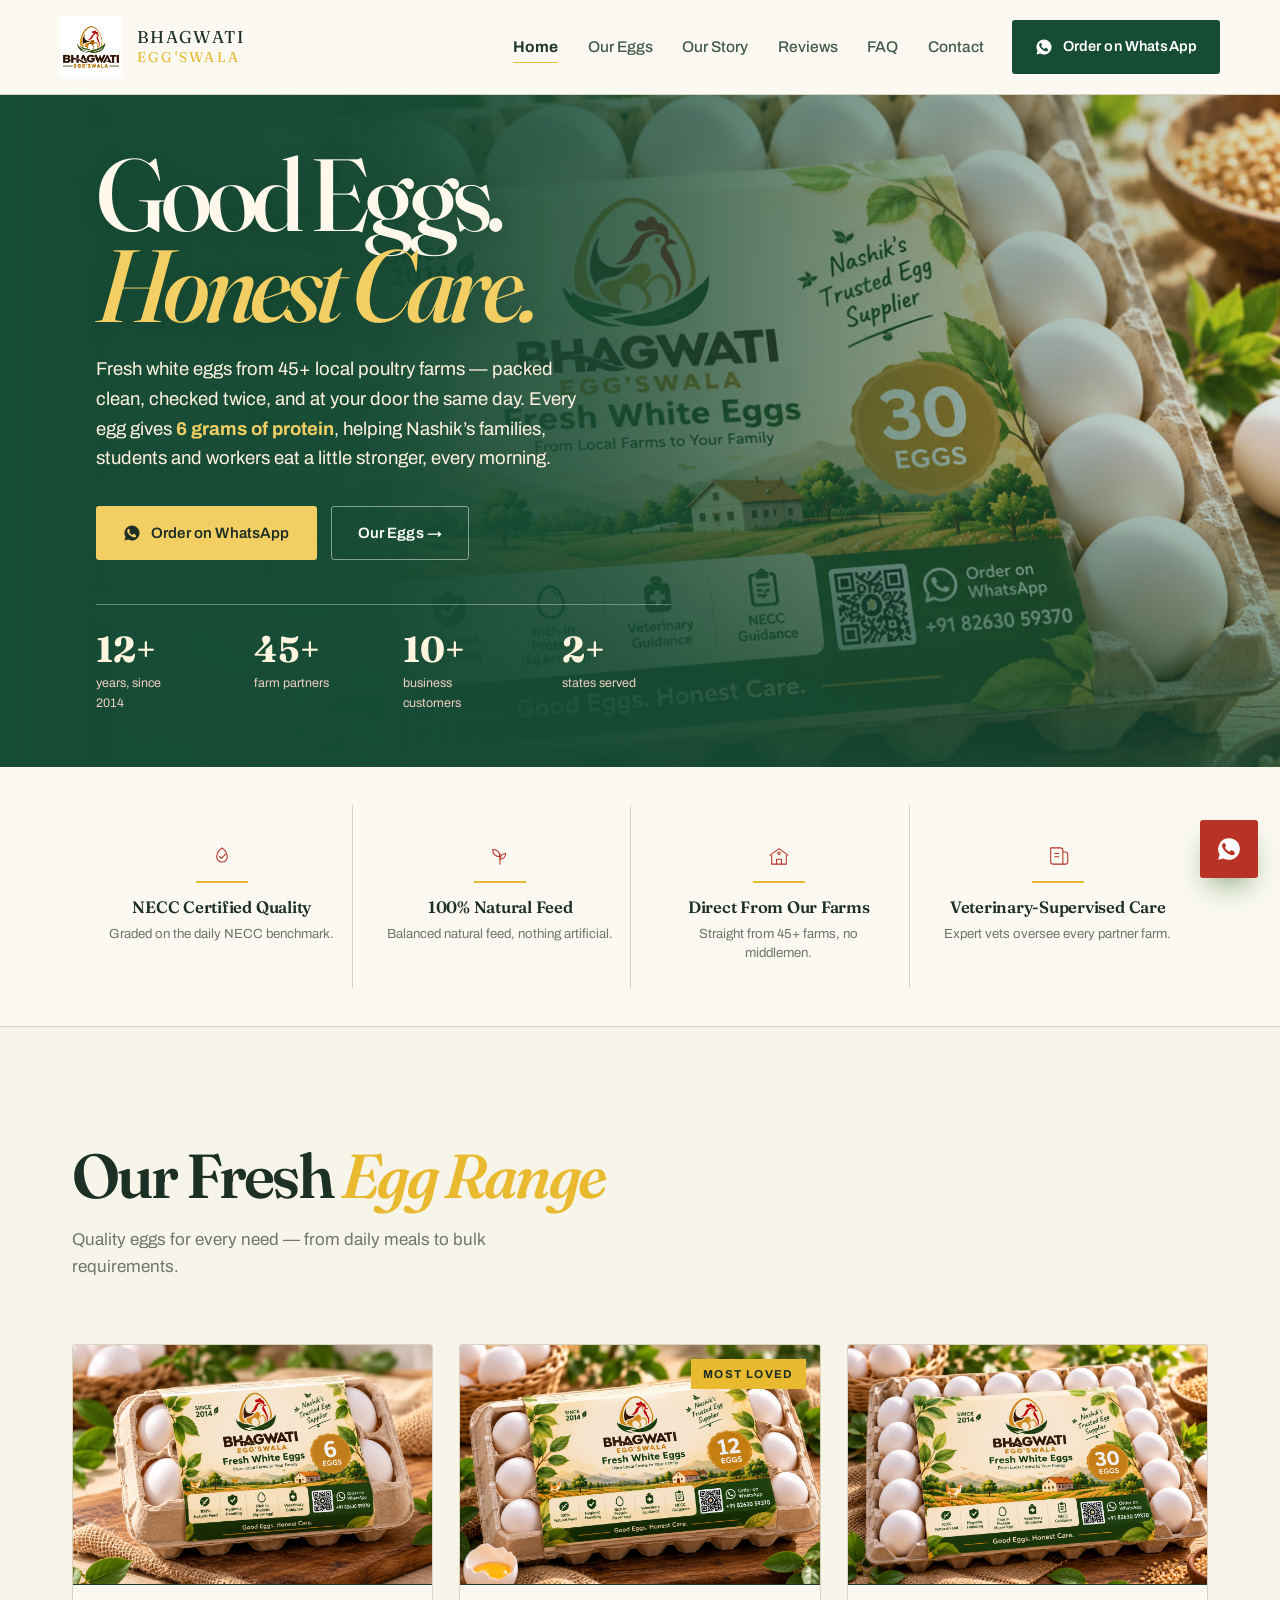
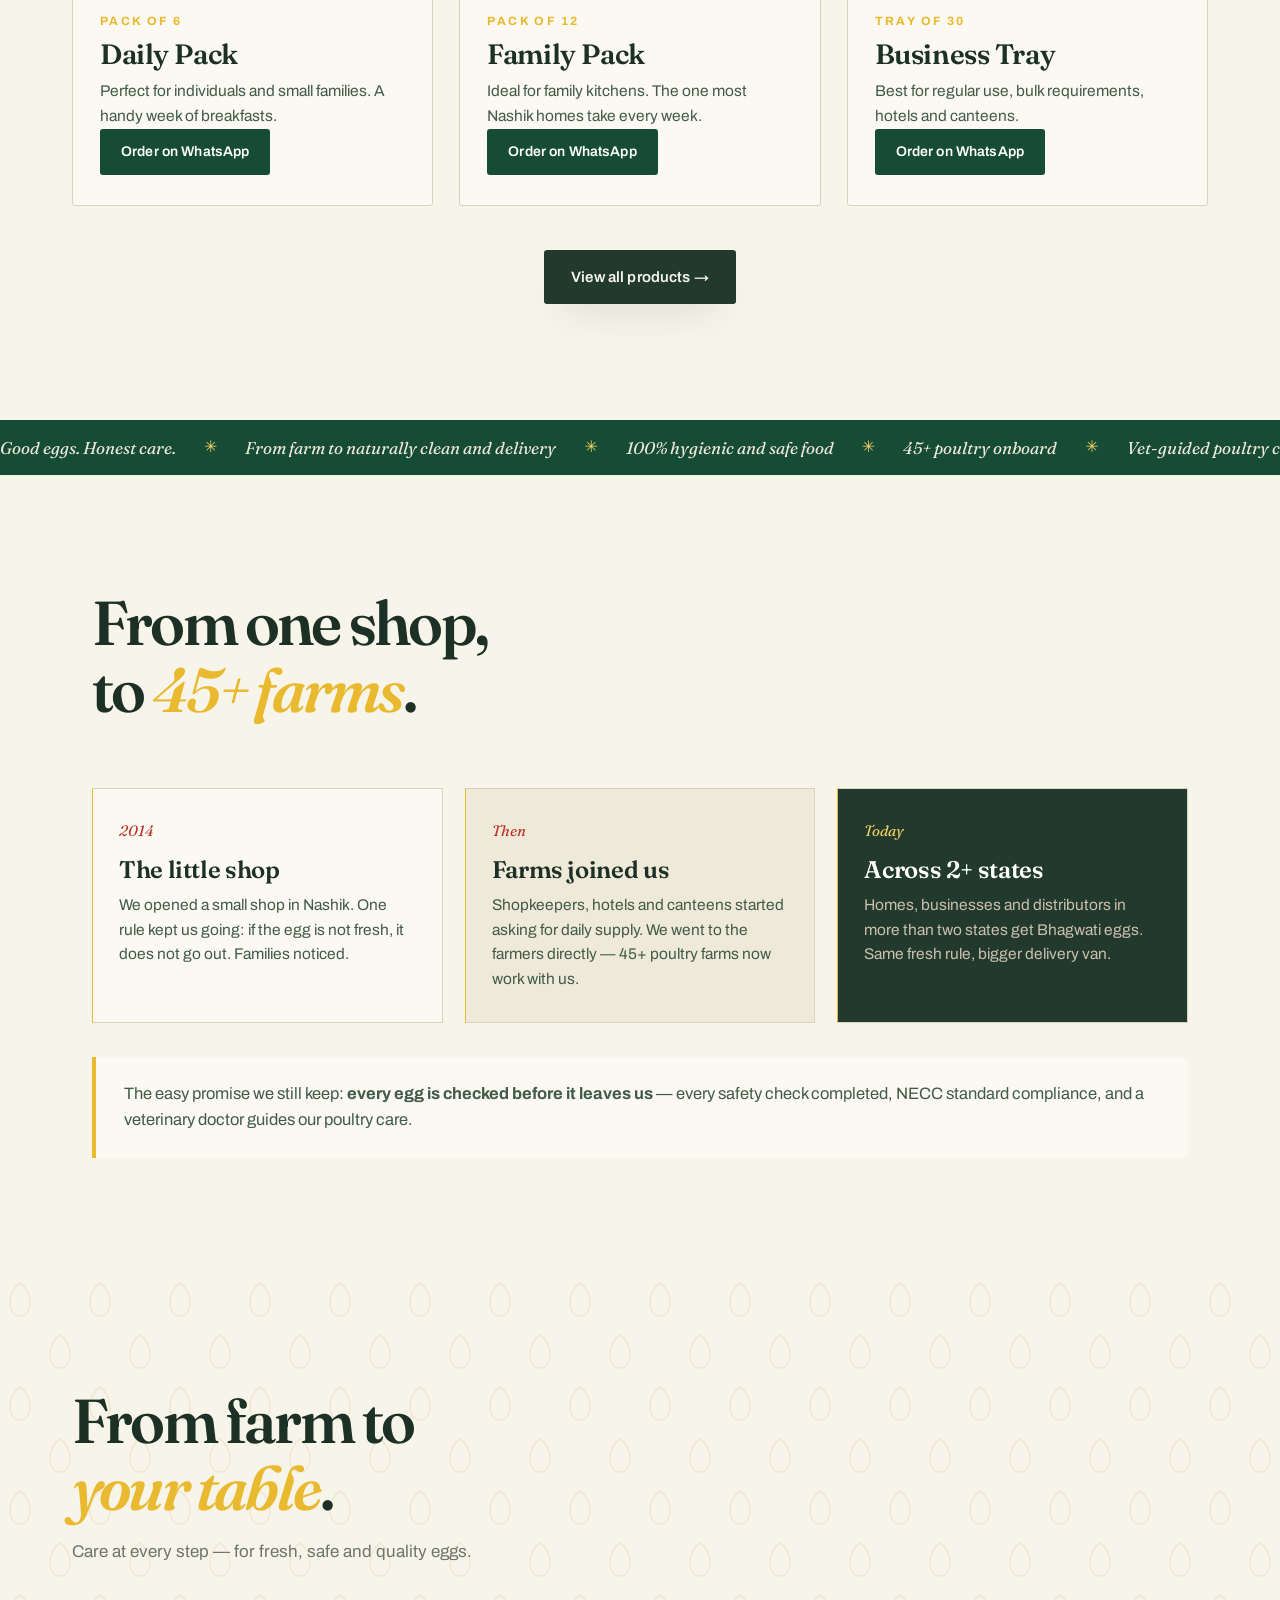
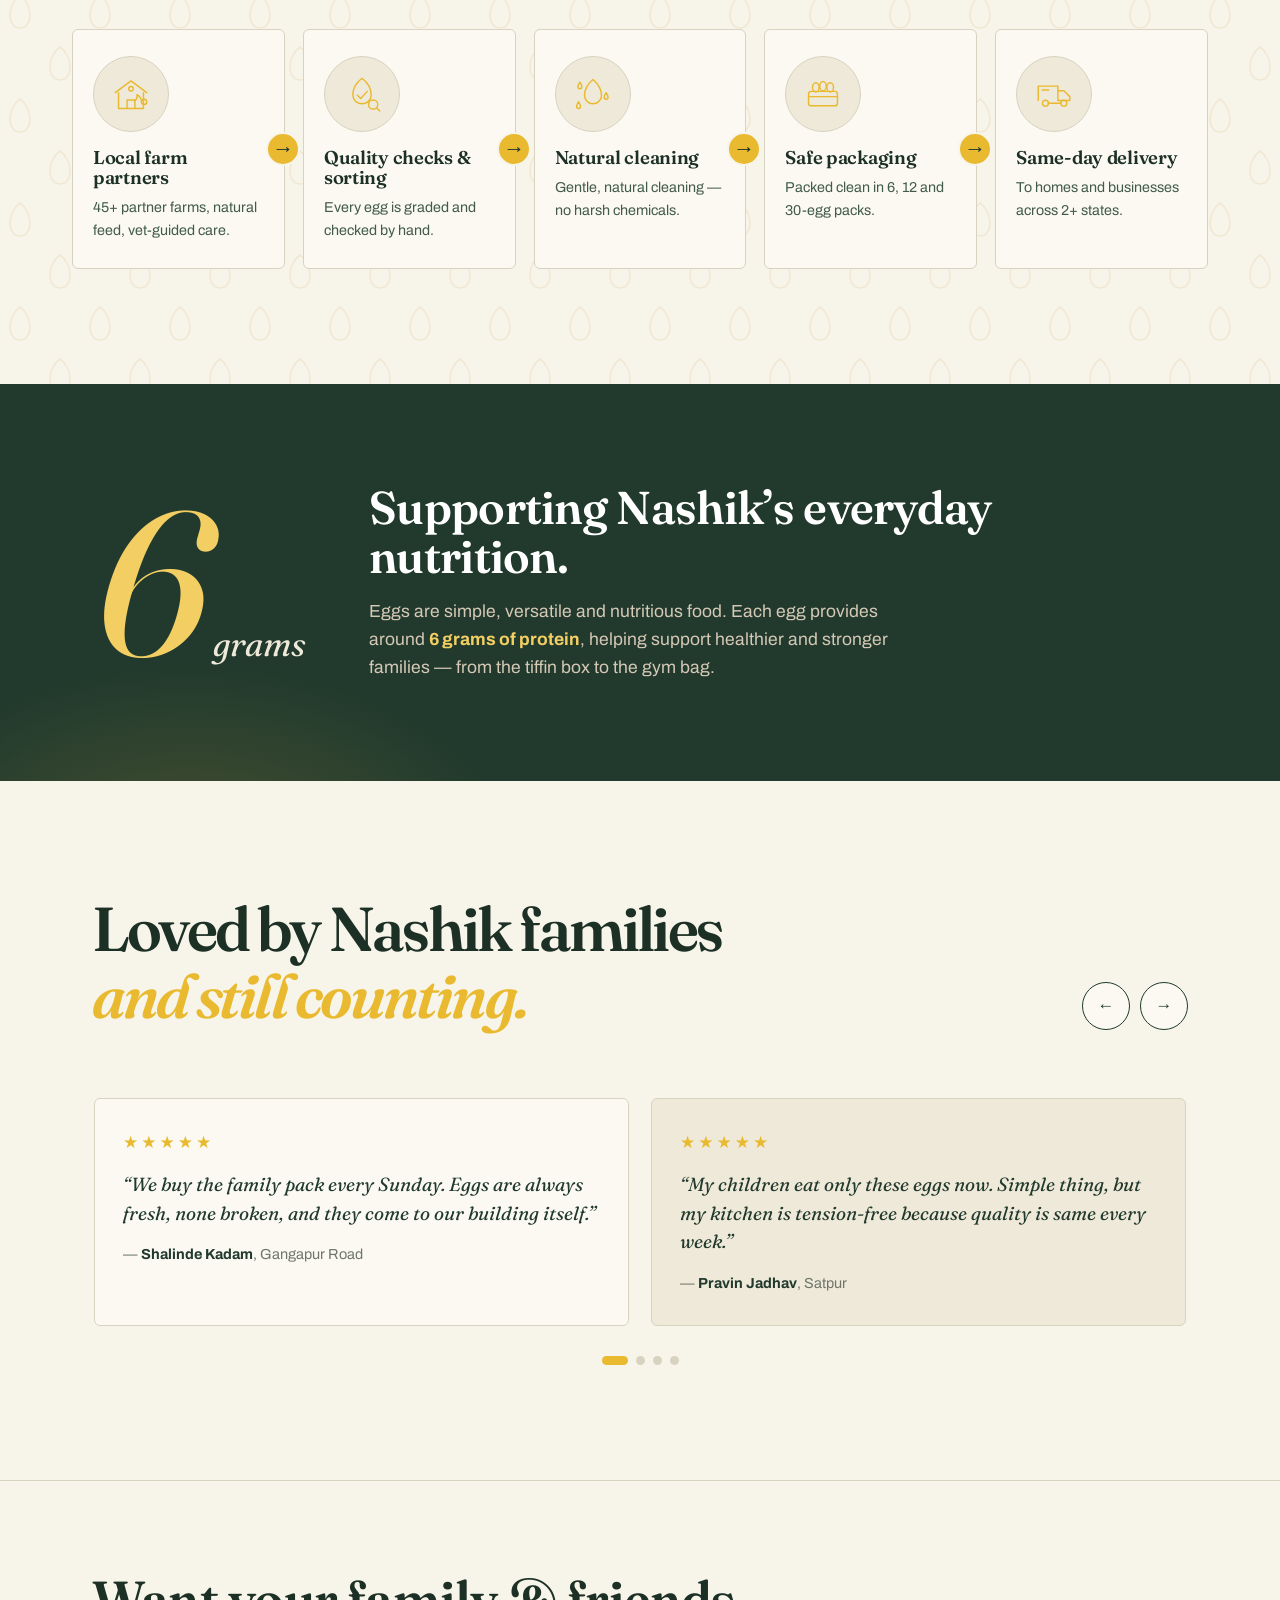
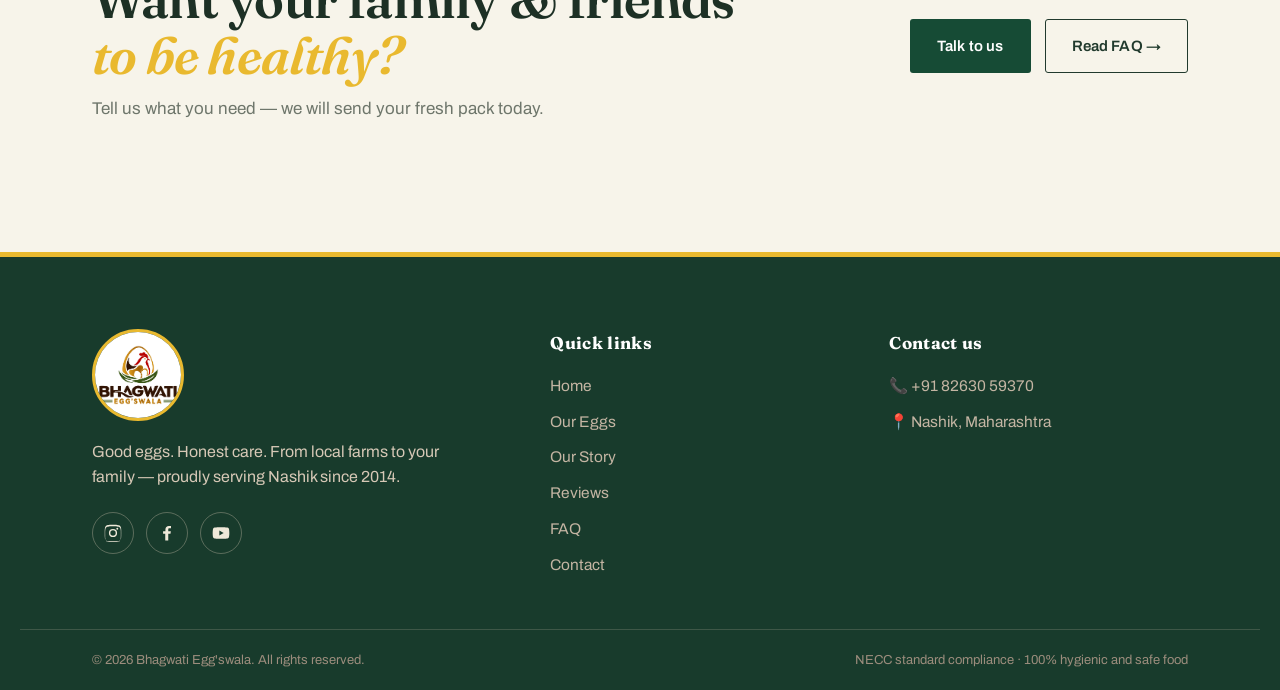
<file: index.html>
<!DOCTYPE html>
<html lang="en">
<head>
<meta charset="UTF-8" />
<meta name="viewport" content="width=device-width, initial-scale=1.0" />
<title>Bhagwati Egg'swala — Nashik's Premium Eggs Brand | Farm-Fresh Eggs Since 2014</title>
<meta name="description" content="Nashik's premium eggs brand since 2014. 45+ poultry farm partners, packs of 6, 12 & 30, 100% natural feed, NECC standard compliance. From local farms to your family." />
<link rel="icon" href="assets/logo.jpg" />
<link rel="preconnect" href="https://fonts.googleapis.com" />
<link rel="preconnect" href="https://fonts.gstatic.com" crossorigin />
<link href="https://fonts.googleapis.com/css2?family=Fraunces:ital,opsz,wght@0,9..144,300..900;1,9..144,300..900&family=Archivo:wght@400;500;600;700&display=swap" rel="stylesheet" />
<link rel="stylesheet" href="styles.css" />
</head>
<body>

<!-- ======= HEADER ======= -->
<header class="site-header" id="top">
  <div class="header-inner">
    <a href="index.html" class="brand" aria-label="Bhagwati Egg'swala home">
      <img src="assets/logo.jpg" alt="Bhagwati Egg'swala logo" />
      <span class="brand-text">Bhagwati<br /><em>Egg'swala</em></span>
    </a>

    <nav class="main-nav" id="mainNav" aria-label="Main navigation">
      <a href="index.html" class="active">Home</a>
      <a href="products.html">Our Eggs</a>
      <a href="#story">Our Story</a>
      <a href="#reviews">Reviews</a>
      <a href="faq.html">FAQ</a>
      <a href="contact.html">Contact</a>
    </nav>

    <a class="btn btn-wa header-cta" href="https://wa.me/918263059370?text=Hi%20Bhagwati%20Egg'swala%2C%20I%20want%20to%20order%20fresh%20eggs" target="_blank" rel="noopener">
      <svg viewBox="0 0 24 24" width="18" height="18" aria-hidden="true"><path fill="currentColor" d="M12 2a10 10 0 0 0-8.6 15.1L2 22l5.1-1.3A10 10 0 1 0 12 2Zm5.8 14.2c-.2.7-1.4 1.3-2 1.4-.5.1-1.2.1-1.9-.1-.4-.1-1-.3-1.8-.6-3.1-1.3-5.1-4.4-5.3-4.6-.1-.2-1.2-1.6-1.2-3s.7-2.1 1-2.4c.2-.3.5-.4.7-.4h.5c.2 0 .4 0 .6.5l.8 2c.1.2.1.4 0 .5l-.3.5-.4.4c-.1.1-.3.3-.1.6.1.3.7 1.2 1.6 1.9 1.1 1 2 1.3 2.3 1.4.3.1.4.1.6-.1l.9-1c.2-.2.4-.2.6-.1l2 .9c.2.1.4.2.5.3.1.2.1.7-.1 1.4Z" /></svg>
      Order on WhatsApp
    </a>

    <button class="nav-toggle" id="navToggle" aria-label="Open menu" aria-expanded="false">
      <span></span><span></span>
    </button>
  </div>
</header>

<!-- ======= HERO ======= -->
<section class="hero">
  <div class="hero-bg" aria-hidden="true"></div>
  <div class="hero-inner">
    <div class="hero-copy">
      <p class="eyebrow"><span class="dot"></span> Nashik’s Premium Eggs Brand</p>
      <h1>Good Eggs.<br /><em>Honest Care.</em></h1>
      <p class="lede">
        Fresh white eggs from 45+ local poultry farms — packed clean, checked twice,
        and at your door the same day. Every egg gives <strong>6 grams of protein</strong>,
        helping Nashik’s families, students and workers eat a little stronger, every morning.
      </p>
      <div class="hero-actions">
        <a class="btn btn-wa" href="https://wa.me/918263059370?text=Hi%20Bhagwati%20Egg'swala%2C%20I%20want%20to%20order%20fresh%20eggs" target="_blank" rel="noopener">
          <svg viewBox="0 0 24 24" width="18" height="18" aria-hidden="true"><path fill="currentColor" d="M12 2a10 10 0 0 0-8.6 15.1L2 22l5.1-1.3A10 10 0 1 0 12 2Zm5.8 14.2c-.2.7-1.4 1.3-2 1.4-.5.1-1.2.1-1.9-.1-.4-.1-1-.3-1.8-.6-3.1-1.3-5.1-4.4-5.3-4.6-.1-.2-1.2-1.6-1.2-3s.7-2.1 1-2.4c.2-.3.5-.4.7-.4h.5c.2 0 .4 0 .6.5l.8 2c.1.2.1.4 0 .5l-.3.5-.4.4c-.1.1-.3.3-.1.6.1.3.7 1.2 1.6 1.9 1.1 1 2 1.3 2.3 1.4.3.1.4.1.6-.1l.9-1c.2-.2.4-.2.6-.1l2 .9c.2.1.4.2.5.3.1.2.1.7-.1 1.4Z" /></svg>
          Order on WhatsApp
        </a>
        <a class="btn btn-ghost" href="products.html">Our Eggs →</a>
      </div>

      <ul class="hero-stats">
        <li><strong>12+</strong><span>years, since 2014</span></li>
        <li><strong>45+</strong><span>farm partners</span></li>
        <li><strong>10+</strong><span>business customers</span></li>
        <li><strong>2+</strong><span>states served</span></li>
      </ul>
    </div>

    <div class="hero-card">
      <img src="assets/pack-12.jpg" alt="Bhagwati Egg'swala fresh white eggs — pack of 12 with brand sticker" />
      <span class="chip chip-since">Since 2014</span>
      <span class="chip chip-caption">From local farms<br />to your family ♡</span>
    </div>
  </div>
</section>

<!-- ======= TRUST CARDS ======= -->
<section class="trust">
  <div class="trust-inner">
    <article class="trust-card reveal">
      <span class="trust-icon" aria-hidden="true">
        <svg viewBox="0 0 64 64" width="26" height="26" fill="none" stroke="currentColor" stroke-width="2.6" stroke-linecap="round" stroke-linejoin="round"><path d="M32 12c-8 6-13 14-13 22a13 13 0 0 0 26 0c0-8-5-16-13-22Z" /><path d="m26 33 5 5 9-10" /></svg>
      </span>
      <h3>NECC Certified Quality</h3>
      <p>Graded on the daily NECC benchmark.</p>
    </article>
    <article class="trust-card reveal">
      <span class="trust-icon" aria-hidden="true">
        <svg viewBox="0 0 64 64" width="26" height="26" fill="none" stroke="currentColor" stroke-width="2.6" stroke-linecap="round" stroke-linejoin="round"><path d="M32 52V28" /><path d="M32 34c-12 0-18-8-18-18 12 0 18 8 18 18Z" /><path d="M32 40c8 0 14-6 14-14-8 0-14 6-14 14Z" /></svg>
      </span>
      <h3>100% Natural Feed</h3>
      <p>Balanced natural feed, nothing artificial.</p>
    </article>
    <article class="trust-card reveal">
      <span class="trust-icon" aria-hidden="true">
        <svg viewBox="0 0 64 64" width="26" height="26" fill="none" stroke="currentColor" stroke-width="2.6" stroke-linecap="round" stroke-linejoin="round"><path d="M10 30 32 14l22 16" /><path d="M14 30v22h36V30" /><path d="M26 52V40h12v12" /><circle cx="32" cy="25" r="3" /></svg>
      </span>
      <h3>Direct From Our Farms</h3>
      <p>Straight from 45+ farms, no middlemen.</p>
    </article>
    <article class="trust-card reveal">
      <span class="trust-icon" aria-hidden="true">
        <svg viewBox="0 0 64 64" width="26" height="26" fill="none" stroke="currentColor" stroke-width="2.6" stroke-linecap="round" stroke-linejoin="round"><path d="M14 12h24a6 6 0 0 1 6 6v34H20a6 6 0 0 1-6-6V12Z" /><path d="M44 22h6a6 6 0 0 1 6 6v18a6 6 0 0 1-6 6h-6" /><path d="M24 26h10M24 34h10" /></svg>
      </span>
      <h3>Veterinary-Supervised Care</h3>
      <p>Expert vets oversee every partner farm.</p>
    </article>
  </div>
</section>

<!-- ======= PRODUCT RANGE PREVIEW ======= -->
<section class="section range" id="eggs">
  <div class="section-head">
    <h2>Our Fresh <em>Egg Range</em></h2>
    <p class="section-sub">Quality eggs for every need — from daily meals to bulk requirements.</p>
  </div>

  <div class="pack-grid">
    <article class="pack reveal">
      <div class="pack-visual"><img src="assets/pack-6.jpg" alt="Pack of 6 Bhagwati fresh white eggs" loading="lazy" /></div>
      <div class="pack-info">
        <span class="pack-label">Pack of 6</span>
        <h3>Daily Pack</h3>
        <p>Perfect for individuals and small families. A handy week of breakfasts.</p>
        <a class="btn btn-wa btn-sm" href="https://wa.me/918263059370?text=I%20want%20to%20order%20the%20Pack%20of%206" target="_blank" rel="noopener">Order on WhatsApp</a>
      </div>
    </article>

    <article class="pack reveal">
      <span class="pack-badge">Most loved</span>
      <div class="pack-visual"><img src="assets/pack-12.jpg" alt="Pack of 12 Bhagwati fresh white eggs" loading="lazy" /></div>
      <div class="pack-info">
        <span class="pack-label">Pack of 12</span>
        <h3>Family Pack</h3>
        <p>Ideal for family kitchens. The one most Nashik homes take every week.</p>
        <a class="btn btn-wa btn-sm" href="https://wa.me/918263059370?text=I%20want%20to%20order%20the%20Pack%20of%2012" target="_blank" rel="noopener">Order on WhatsApp</a>
      </div>
    </article>

    <article class="pack reveal">
      <div class="pack-visual"><img src="assets/pack-30.jpg" alt="Tray of 30 Bhagwati fresh white eggs" loading="lazy" /></div>
      <div class="pack-info">
        <span class="pack-label">Tray of 30</span>
        <h3>Business Tray</h3>
        <p>Best for regular use, bulk requirements, hotels and canteens.</p>
        <a class="btn btn-wa btn-sm" href="https://wa.me/918263059370?text=I%20want%20to%20order%20the%20Tray%20of%2030" target="_blank" rel="noopener">Order on WhatsApp</a>
      </div>
    </article>
  </div>

  <div class="range-foot">
    <a class="btn btn-primary" href="products.html">View all products →</a>
  </div>
</section>

<!-- ======= TICKER ======= -->
<div class="ticker" aria-hidden="true">
  <div class="ticker-track">
    <span>Good eggs. Honest care.</span><i>✳</i>
    <span>From farm to naturally clean and delivery</span><i>✳</i>
    <span>100% hygienic and safe food</span><i>✳</i>
    <span>45+ poultry onboard</span><i>✳</i>
    <span>Vet-guided poultry care</span><i>✳</i>
    <span>Good eggs. Honest care.</span><i>✳</i>
    <span>From farm to naturally clean and delivery</span><i>✳</i>
    <span>100% hygienic and safe food</span><i>✳</i>
    <span>45+ poultry onboard</span><i>✳</i>
    <span>Vet-guided poultry care</span><i>✳</i>
  </div>
</div>

<!-- ======= STORY ======= -->
<section class="section story" id="story">
  <div class="section-head">
    <h2>From one shop,<br />to <em>45+ farms</em>.</h2>
  </div>

  <div class="story-grid">
    <article class="story-card">
      <span class="story-year">2014</span>
      <h3>The little shop</h3>
      <p>We opened a small shop in Nashik. One rule kept us going: if the egg is not fresh, it does not go out. Families noticed.</p>
    </article>
    <article class="story-card">
      <span class="story-year">Then</span>
      <h3>Farms joined us</h3>
      <p>Shopkeepers, hotels and canteens started asking for daily supply. We went to the farmers directly — 45+ poultry farms now work with us.</p>
    </article>
    <article class="story-card">
      <span class="story-year">Today</span>
      <h3>Across 2+ states</h3>
      <p>Homes, businesses and distributors in more than two states get Bhagwati eggs. Same fresh rule, bigger delivery van.</p>
    </article>
  </div>

  <p class="story-note">
    The easy promise we still keep: <strong>every egg is checked before it leaves us</strong> —
    every safety check completed, NECC standard compliance, and a veterinary doctor guides
    our poultry care.
  </p>
</section>

<!-- ======= JOURNEY / HOW IT WORKS ======= -->
<section class="section journey">
  <div class="section-head">
    <h2>From farm to<br /><em>your table</em>.</h2>
    <p class="section-sub">Care at every step — for fresh, safe and quality eggs.</p>
  </div>

  <ul class="journey-steps">
    <li class="reveal">
      <span class="step-art" aria-hidden="true">
        <svg viewBox="0 0 64 64" fill="none" stroke="currentColor" stroke-width="2.2" stroke-linecap="round" stroke-linejoin="round"><path d="M8 30 32 12l24 18" /><path d="M13 30v24h38V30" /><path d="M26 54V41h12v13" /><circle cx="32" cy="24" r="3.5" /><path d="M56 44a4 4 0 1 1-8 0 4 4 0 0 1 8 0Z" /><path d="M48 44c0-4-3-9-7-11 1 4-1 8-4 10" /></svg>
      </span>
      <h3>Local farm partners</h3>
      <p>45+ partner farms, natural feed, vet-guided care.</p>
    </li>
    <li class="reveal">
      <span class="step-art" aria-hidden="true">
        <svg viewBox="0 0 64 64" fill="none" stroke="currentColor" stroke-width="2.2" stroke-linecap="round" stroke-linejoin="round"><path d="M32 8c-9 7-14 16-14 25a14 14 0 0 0 28 0c0-9-5-18-14-25Z" /><path d="m25 34 5 5 10-11" /><circle cx="49" cy="48" r="7" /><path d="m54 53 5 5" /></svg>
      </span>
      <h3>Quality checks &amp; sorting</h3>
      <p>Every egg is graded and checked by hand.</p>
    </li>
    <li class="reveal">
      <span class="step-art" aria-hidden="true">
        <svg viewBox="0 0 64 64" fill="none" stroke="currentColor" stroke-width="2.2" stroke-linecap="round" stroke-linejoin="round"><path d="M32 10c-8 7-13 15-13 24a13 13 0 0 0 26 0c0-9-5-17-13-24Z" /><path d="M12 14c-2 3-3 5-3 7a3 3 0 0 0 6 0c0-2-1-4-3-7Z" /><path d="M52 30c-2 3-3 5-3 7a3 3 0 0 0 6 0c0-2-1-4-3-7Z" /><path d="M10 44c-2 3-3 5-3 7a3 3 0 0 0 6 0c0-2-1-4-3-7Z" /></svg>
      </span>
      <h3>Natural cleaning</h3>
      <p>Gentle, natural cleaning — no harsh chemicals.</p>
    </li>
    <li class="reveal">
      <span class="step-art" aria-hidden="true">
        <svg viewBox="0 0 64 64" fill="none" stroke="currentColor" stroke-width="2.2" stroke-linecap="round" stroke-linejoin="round"><rect x="10" y="28" width="44" height="22" rx="4" /><path d="M10 36h44" /><ellipse cx="21" cy="22" rx="5" ry="7" /><ellipse cx="32" cy="20" rx="5" ry="7" /><ellipse cx="43" cy="22" rx="5" ry="7" /></svg>
      </span>
      <h3>Safe packaging</h3>
      <p>Packed clean in 6, 12 and 30-egg packs.</p>
    </li>
    <li class="reveal">
      <span class="step-art" aria-hidden="true">
        <svg viewBox="0 0 64 64" fill="none" stroke="currentColor" stroke-width="2.2" stroke-linecap="round" stroke-linejoin="round"><path d="M8 42V20h30v22" /><path d="M38 27h9l9 9v6H38" /><circle cx="19" cy="46" r="4.5" /><circle cx="47" cy="46" r="4.5" /><path d="M23.5 46h19" /><path d="M14 26h10" /></svg>
      </span>
      <h3>Same-day delivery</h3>
      <p>To homes and businesses across 2+ states.</p>
    </li>
  </ul>
</section>

<!-- ======= PROTEIN BAND ======= -->
<section class="protein">
  <div class="protein-inner">
    <div class="protein-big"><span>6</span><small>grams</small></div>
    <div class="protein-copy">
      <h2>Supporting Nashik’s everyday nutrition.</h2>
      <p>
        Eggs are simple, versatile and nutritious food. Each egg provides around
        <strong>6 grams of protein</strong>, helping support healthier and stronger families —
        from the tiffin box to the gym bag.
      </p>
    </div>
  </div>
</section>

<!-- ======= REVIEWS (SLIDER) ======= -->
<section class="section reviews" id="reviews">
  <div class="section-head reviews-head">
    <div>
      <h2>Loved by Nashik families<br /><em>and still counting.</em></h2>
    </div>
    <div class="rv-nav">
      <button class="rv-btn rv-prev" type="button" aria-label="Previous reviews">←</button>
      <button class="rv-btn rv-next" type="button" aria-label="Next reviews">→</button>
    </div>
  </div>

  <div class="reviews-slider">
    <div class="reviews-viewport">
      <div class="reviews-track">
        <figure class="review-card">
          <div class="stars">★★★★★</div>
          <blockquote>“We buy the family pack every Sunday. Eggs are always fresh, none broken, and they come to our building itself.”</blockquote>
          <figcaption>— <strong>Shalinde Kadam</strong>, Gangapur Road</figcaption>
        </figure>
        <figure class="review-card">
          <div class="stars">★★★★★</div>
          <blockquote>“My children eat only these eggs now. Simple thing, but my kitchen is tension-free because quality is same every week.”</blockquote>
          <figcaption>— <strong>Pravin Jadhav</strong>, Satpur</figcaption>
        </figure>
        <figure class="review-card">
          <div class="stars">★★★★★</div>
          <blockquote>“We take 30-egg trays for our hotel. Never late, never bad. Bhagwati bhai’s word is enough for us.”</blockquote>
          <figcaption>— <strong>Anil Pawar</strong>, Canteen owner, Nashik</figcaption>
        </figure>
        <figure class="review-card">
          <div class="stars">★★★★★</div>
          <blockquote>“10 years we are buying from the same shop. They still remember our name. That is rare.”</blockquote>
          <figcaption>— <strong>Mangal Wagh</strong>, Old Nashik</figcaption>
        </figure>
        <figure class="review-card">
          <div class="stars">★★★★★</div>
          <blockquote>“Tray reaches our bakery before 7 am every day. Fresh, clean and properly packed — that is why we never changed supplier.”</blockquote>
          <figcaption>— <strong>Sagar Shah</strong>, Bakery, Panchavati</figcaption>
        </figure>
      </div>
    </div>
    <div class="rv-dots" role="tablist" aria-label="Review pages"></div>
  </div>
</section>

<!-- ======= CONTACT CTA BAND ======= -->
<section class="cta-band">
  <div class="cta-inner">
    <div>
      <h2>Want your family &amp; friends<br /><em>to be healthy?</em></h2>
      <p>Tell us what you need — we will send your fresh pack today.</p>
    </div>
    <div class="cta-actions">
      <a class="btn btn-wa" href="contact.html">Talk to us</a>
      <a class="btn btn-ghost" href="faq.html">Read FAQ →</a>
    </div>
  </div>
</section>

<!-- ======= FOOTER ======= -->
<footer class="site-footer">
  <div class="footer-top">
    <div class="footer-brand">
      <img src="assets/logo.jpg" alt="Bhagwati Egg'swala logo" />
      <p>Good eggs. Honest care. From local farms to your family — proudly serving Nashik since 2014.</p>
      <div class="socials">
        <a href="https://instagram.com/" target="_blank" rel="noopener" aria-label="Instagram">
          <svg viewBox="0 0 24 24" width="20" height="20"><path fill="currentColor" d="M12 2.2c3.2 0 3.6 0 4.9.1 1.2.1 1.8.2 2.2.4.6.2 1 .5 1.4.9.4.4.7.8.9 1.4.2.4.4 1 .4 2.2.1 1.3.1 1.7.1 4.9s0 3.6-.1 4.9c-.1 1.2-.2 1.8-.4 2.2-.2.6-.5 1-.9 1.4-.4.4-.8.7-1.4.9-.4.2-1 .4-2.2.4-1.3.1-1.7.1-4.9.1s-3.6 0-4.9-.1c-1.2-.1-1.8-.2-2.2-.4-.6-.2-1-.5-1.4-.9-.4-.4-.7-.8-.9-1.4-.2-.4-.4-1-.4-2.2-.1-1.3-.1-1.7-.1-4.9s0-3.6.1-4.9c.1-1.2.2-1.8.4-2.2.2-.6.5-1 .9-1.4.4-.4.8-.7 1.4-.9.4-.2 1-.4 2.2-.4 1.3-.1 1.7-.1 4.9-.1Zm0 1.8c-3.1 0-3.5 0-4.7.1-1.1.1-1.7.2-2.1.4-.5.2-.9.4-1.3.8-.4.4-.6.8-.8 1.3-.2.4-.3 1-.4 2.1-.1 1.2-.1 1.6-.1 4.7s0 3.5.1 4.7c.1 1.1.2 1.7.4 2.1.2.5.4.9.8 1.3.4.4.8.6 1.3.8.4.2 1 .3 2.1.4 1.2.1 1.6.1 4.7.1s3.5 0 4.7-.1c1.1-.1 1.7-.2 2.1-.4.5-.2.9-.4 1.3-.8.4-.4.6-.8.8-1.3.2-.4.3-1 .4-2.1.1-1.2.1-1.6.1-4.7s0-3.5-.1-4.7c-.1-1.1-.2-1.7-.4-2.1-.2-.5-.4-.9-.8-1.3-.4-.4-.8-.6-1.3-.8-.4-.2-1-.3-2.1-.4-1.2-.1-1.6-.1-4.7-.1Zm0 3.1a4.9 4.9 0 1 1 0 9.8 4.9 4.9 0 0 1 0-9.8Zm0 8.1a3.2 3.2 0 1 0 0-6.4 3.2 3.2 0 0 0 0 6.4Zm6.3-8.3a1.1 1.1 0 1 1-2.3 0 1.1 1.1 0 0 1 2.3 0Z" /></svg>
        </a>
        <a href="https://facebook.com/" target="_blank" rel="noopener" aria-label="Facebook">
          <svg viewBox="0 0 24 24" width="20" height="20"><path fill="currentColor" d="M13.5 21v-8h2.7l.4-3.1h-3.1V7.9c0-.9.3-1.5 1.6-1.5h1.7V3.6c-.3 0-1.3-.1-2.5-.1-2.5 0-4.2 1.5-4.2 4.3v2.1H7.3V13h2.6v8h3.6Z" /></svg>
        </a>
        <a href="https://youtube.com/" target="_blank" rel="noopener" aria-label="YouTube">
          <svg viewBox="0 0 24 24" width="20" height="20"><path fill="currentColor" d="M21.6 7.2a2.5 2.5 0 0 0-1.8-1.8C18.2 5 12 5 12 5s-6.2 0-7.8.4A2.5 2.5 0 0 0 2.4 7.2 26.3 26.3 0 0 0 2 12a26.3 26.3 0 0 0 .4 4.8 2.5 2.5 0 0 0 1.8 1.8C5.8 19 12 19 12 19s6.2 0 7.8-.4a2.5 2.5 0 0 0 1.8-1.8A26.3 26.3 0 0 0 22 12a26.3 26.3 0 0 0-.4-4.8ZM10 15V9l5.2 3L10 15Z" /></svg>
        </a>
      </div>
    </div>

    <nav class="footer-links" aria-label="Quick links">
      <h4>Quick links</h4>
      <a href="index.html">Home</a>
      <a href="products.html">Our Eggs</a>
      <a href="index.html#story">Our Story</a>
      <a href="index.html#reviews">Reviews</a>
      <a href="faq.html">FAQ</a>
      <a href="contact.html">Contact</a>
    </nav>

    <div class="footer-contact">
      <h4>Contact us</h4>
      <a href="tel:+918263059370">📞 +91 82630 59370</a>
      <span>📍 Nashik, Maharashtra</span>
    </div>
  </div>

  <div class="footer-bottom">
    <span>© <span id="year"></span> Bhagwati Egg'swala. All rights reserved.</span>
    <span>NECC standard compliance · 100% hygienic and safe food</span>
  </div>
</footer>

<a class="wa-float" href="https://wa.me/918263059370?text=Hi%20Bhagwati%20Egg'swala%2C%20I%20want%20to%20order%20fresh%20eggs" target="_blank" rel="noopener" aria-label="Order on WhatsApp">
  <svg viewBox="0 0 24 24" width="26" height="26"><path fill="currentColor" d="M12 2a10 10 0 0 0-8.6 15.1L2 22l5.1-1.3A10 10 0 1 0 12 2Zm5.8 14.2c-.2.7-1.4 1.3-2 1.4-.5.1-1.2.1-1.9-.1-.4-.1-1-.3-1.8-.6-3.1-1.3-5.1-4.4-5.3-4.6-.1-.2-1.2-1.6-1.2-3s.7-2.1 1-2.4c.2-.3.5-.4.7-.4h.5c.2 0 .4 0 .6.5l.8 2c.1.2.1.4 0 .5l-.3.5-.4.4c-.1.1-.3.3-.1.6.1.3.7 1.2 1.6 1.9 1.1 1 2 1.3 2.3 1.4.3.1.4.1.6-.1l.9-1c.2-.2.4-.2.6-.1l2 .9c.2.1.4.2.5.3.1.2.1.7-.1 1.4Z" /></svg>
</a>

<script src="script.js"></script>
</body>
</html>
</file>
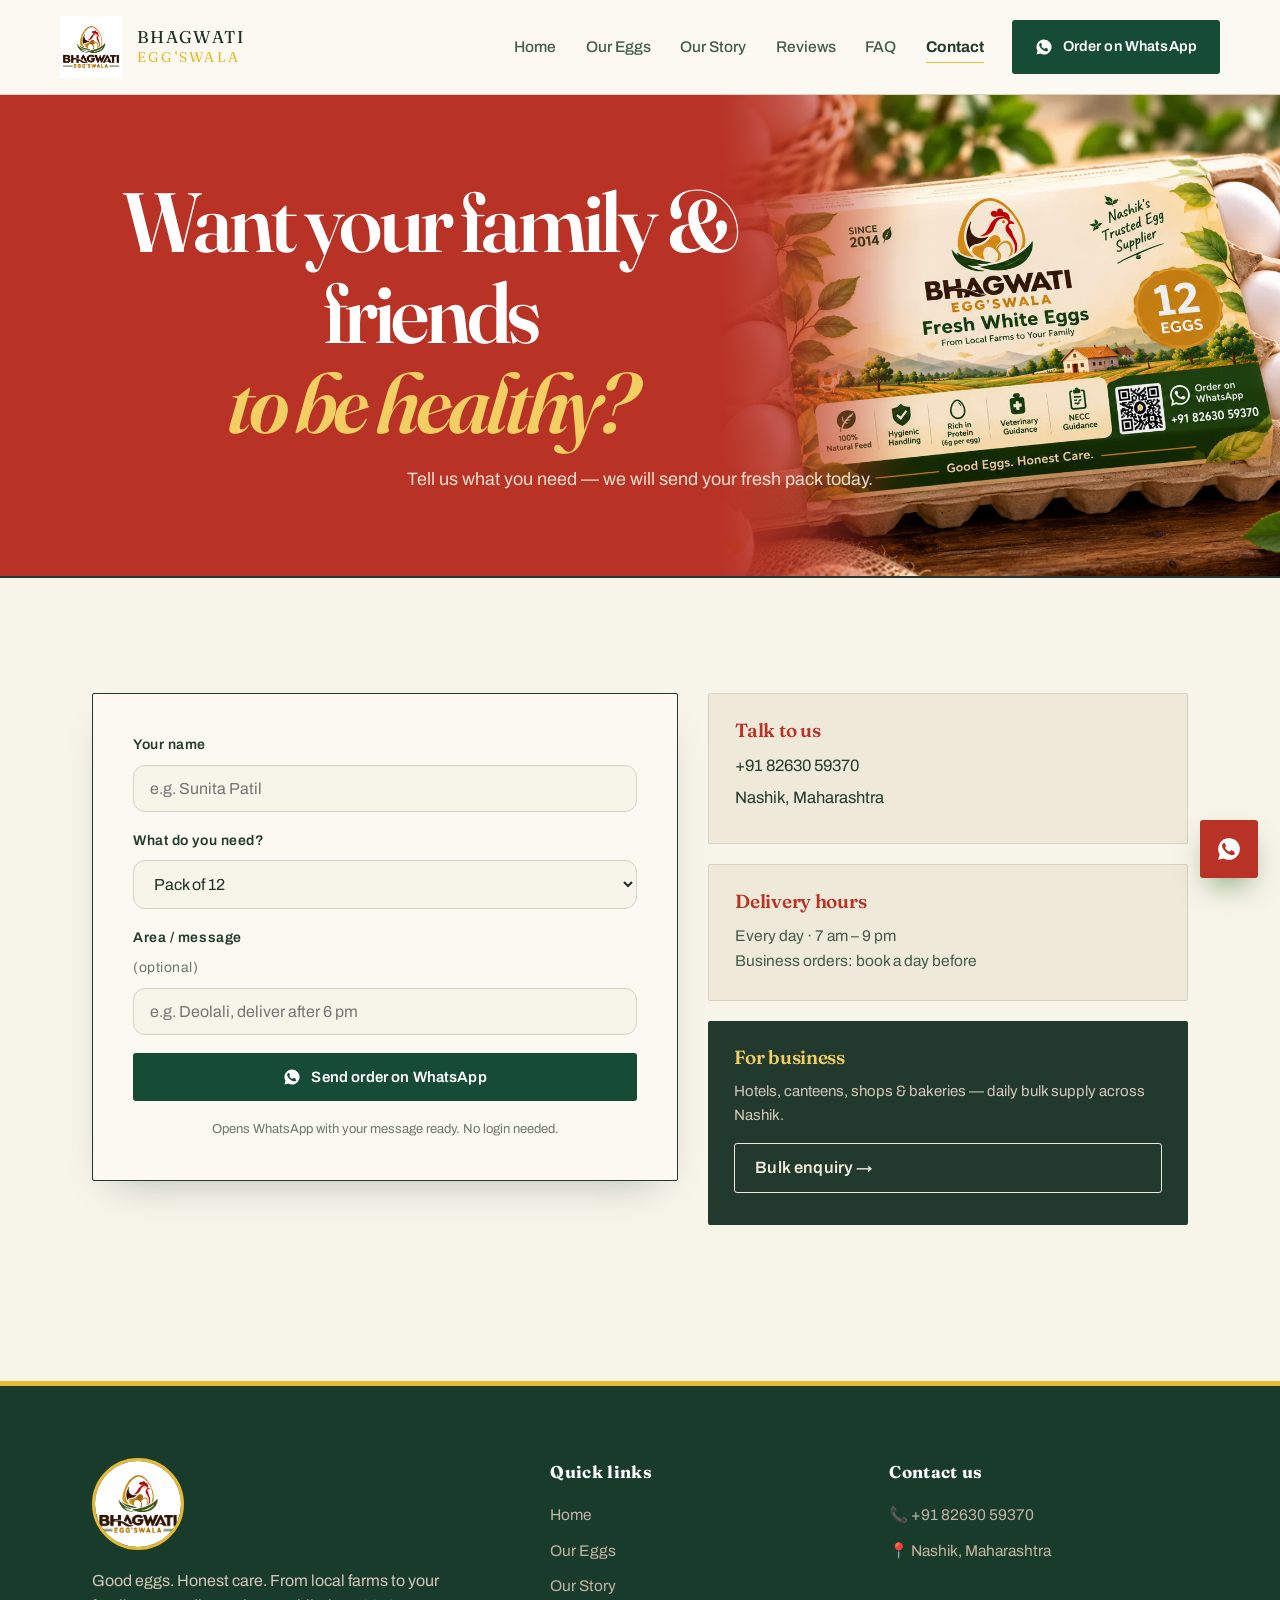
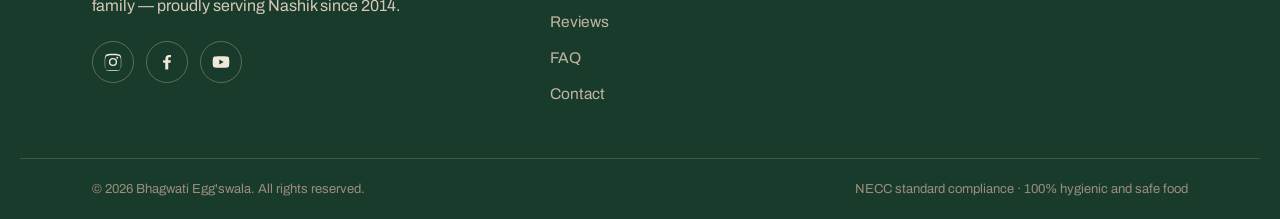
<file: contact.html>
<!DOCTYPE html>
<html lang="en">
<head>
<meta charset="UTF-8" />
<meta name="viewport" content="width=device-width, initial-scale=1.0" />
<title>Contact — Bhagwati Egg'swala, Nashik | Order Fresh Eggs on WhatsApp</title>
<meta name="description" content="Contact Bhagwati Egg'swala in Nashik. Order fresh eggs on WhatsApp, ask for bulk supply for hotels and shops, or call +91 82630 59370. Delivery every day, 7 am – 9 pm." />
<link rel="icon" href="assets/logo.jpg" />
<link rel="preconnect" href="https://fonts.googleapis.com" />
<link rel="preconnect" href="https://fonts.gstatic.com" crossorigin />
<link href="https://fonts.googleapis.com/css2?family=Fraunces:ital,opsz,wght@0,9..144,300..900;1,9..144,300..900&family=Archivo:wght@400;500;600;700&display=swap" rel="stylesheet" />
<link rel="stylesheet" href="styles.css" />
</head>
<body>

<!-- ======= HEADER ======= -->
<header class="site-header" id="top">
  <div class="header-inner">
    <a href="index.html" class="brand" aria-label="Bhagwati Egg'swala home">
      <img src="assets/logo.jpg" alt="Bhagwati Egg'swala logo" />
      <span class="brand-text">Bhagwati<br /><em>Egg'swala</em></span>
    </a>

    <nav class="main-nav" id="mainNav" aria-label="Main navigation">
      <a href="index.html">Home</a>
      <a href="products.html">Our Eggs</a>
      <a href="index.html#story">Our Story</a>
      <a href="index.html#reviews">Reviews</a>
      <a href="faq.html">FAQ</a>
      <a href="contact.html" class="active">Contact</a>
    </nav>

    <a class="btn btn-wa header-cta" href="https://wa.me/918263059370?text=Hi%20Bhagwati%20Egg'swala%2C%20I%20want%20to%20order%20fresh%20eggs" target="_blank" rel="noopener">
      <svg viewBox="0 0 24 24" width="18" height="18" aria-hidden="true"><path fill="currentColor" d="M12 2a10 10 0 0 0-8.6 15.1L2 22l5.1-1.3A10 10 0 1 0 12 2Zm5.8 14.2c-.2.7-1.4 1.3-2 1.4-.5.1-1.2.1-1.9-.1-.4-.1-1-.3-1.8-.6-3.1-1.3-5.1-4.4-5.3-4.6-.1-.2-1.2-1.6-1.2-3s.7-2.1 1-2.4c.2-.3.5-.4.7-.4h.5c.2 0 .4 0 .6.5l.8 2c.1.2.1.4 0 .5l-.3.5-.4.4c-.1.1-.3.3-.1.6.1.3.7 1.2 1.6 1.9 1.1 1 2 1.3 2.3 1.4.3.1.4.1.6-.1l.9-1c.2-.2.4-.2.6-.1l2 .9c.2.1.4.2.5.3.1.2.1.7-.1 1.4Z" /></svg>
      Order on WhatsApp
    </a>

    <button class="nav-toggle" id="navToggle" aria-label="Open menu" aria-expanded="false">
      <span></span><span></span>
    </button>
  </div>
</header>

<!-- ======= PAGE HERO ======= -->
<section class="page-hero">
  <img class="page-hero-bg" src="assets/pack-12.jpg" alt="" aria-hidden="true" />
  <div class="page-hero-copy">
    <p class="eyebrow light"><span class="dot"></span> We reply fast, every day</p>
    <h1>Want your family &amp; friends<br /><em>to be healthy?</em></h1>
    <p>Tell us what you need — we will send your fresh pack today.</p>
  </div>
</section>

<!-- ======= CONTACT ======= -->
<section class="section contact">
  <div class="contact-grid">
    <form class="contact-form" id="waForm">
      <label>
        Your name
        <input type="text" name="name" id="waName" placeholder="e.g. Sunita Patil" required />
      </label>
      <label>
        What do you need?
        <select name="pack" id="waPack">
          <option>Pack of 6</option>
          <option selected>Pack of 12</option>
          <option>Tray of 30</option>
          <option>Daily business supply</option>
        </select>
      </label>
      <label>
        Area / message <span class="opt">(optional)</span>
        <input type="text" name="msg" id="waMsg" placeholder="e.g. Deolali, deliver after 6 pm" />
      </label>
      <button type="submit" class="btn btn-wa btn-block">
        <svg viewBox="0 0 24 24" width="18" height="18" aria-hidden="true"><path fill="currentColor" d="M12 2a10 10 0 0 0-8.6 15.1L2 22l5.1-1.3A10 10 0 1 0 12 2Zm5.8 14.2c-.2.7-1.4 1.3-2 1.4-.5.1-1.2.1-1.9-.1-.4-.1-1-.3-1.8-.6-3.1-1.3-5.1-4.4-5.3-4.6-.1-.2-1.2-1.6-1.2-3s.7-2.1 1-2.4c.2-.3.5-.4.7-.4h.5c.2 0 .4 0 .6.5l.8 2c.1.2.1.4 0 .5l-.3.5-.4.4c-.1.1-.3.3-.1.6.1.3.7 1.2 1.6 1.9 1.1 1 2 1.3 2.3 1.4.3.1.4.1.6-.1l.9-1c.2-.2.4-.2.6-.1l2 .9c.2.1.4.2.5.3.1.2.1.7-.1 1.4Z" /></svg>
        Send order on WhatsApp
      </button>
      <p class="form-note">Opens WhatsApp with your message ready. No login needed.</p>
    </form>

    <aside class="contact-side">
      <div class="side-block">
        <h3>Talk to us</h3>
        <a href="tel:+918263059370">+91 82630 59370</a>
        <span>Nashik, Maharashtra</span>
      </div>
      <div class="side-block side-hours">
        <h3>Delivery hours</h3>
        <p>Every day · 7 am – 9 pm<br />Business orders: book a day before</p>
      </div>
      <div class="side-block side-bulk">
        <h3>For business</h3>
        <p>Hotels, canteens, shops &amp; bakeries — daily bulk supply across Nashik.</p>
        <a class="btn btn-ghost btn-sm" href="products.html#bulk">Bulk enquiry →</a>
      </div>
    </aside>
  </div>
</section>

<!-- ======= FOOTER ======= -->
<footer class="site-footer">
  <div class="footer-top">
    <div class="footer-brand">
      <img src="assets/logo.jpg" alt="Bhagwati Egg'swala logo" />
      <p>Good eggs. Honest care. From local farms to your family — proudly serving Nashik since 2014.</p>
      <div class="socials">
        <a href="https://instagram.com/" target="_blank" rel="noopener" aria-label="Instagram">
          <svg viewBox="0 0 24 24" width="20" height="20"><path fill="currentColor" d="M12 2.2c3.2 0 3.6 0 4.9.1 1.2.1 1.8.2 2.2.4.6.2 1 .5 1.4.9.4.4.7.8.9 1.4.2.4.4 1 .4 2.2.1 1.3.1 1.7.1 4.9s0 3.6-.1 4.9c-.1 1.2-.2 1.8-.4 2.2-.2.6-.5 1-.9 1.4-.4.4-.8.7-1.4.9-.4.2-1 .4-2.2.4-1.3.1-1.7.1-4.9.1s-3.6 0-4.9-.1c-1.2-.1-1.8-.2-2.2-.4-.6-.2-1-.5-1.4-.9-.4-.4-.7-.8-.9-1.4-.2-.4-.4-1-.4-2.2-.1-1.3-.1-1.7-.1-4.9s0-3.6.1-4.9c.1-1.2.2-1.8.4-2.2.2-.6.5-1 .9-1.4.4-.4.8-.7 1.4-.9.4-.2 1-.4 2.2-.4 1.3-.1 1.7-.1 4.9-.1Zm0 1.8c-3.1 0-3.5 0-4.7.1-1.1.1-1.7.2-2.1.4-.5.2-.9.4-1.3.8-.4.4-.6.8-.8 1.3-.2.4-.3 1-.4 2.1-.1 1.2-.1 1.6-.1 4.7s0 3.5.1 4.7c.1 1.1.2 1.7.4 2.1.2.5.4.9.8 1.3.4.4.8.6 1.3.8.4.2 1 .3 2.1.4 1.2.1 1.6.1 4.7.1s3.5 0 4.7-.1c1.1-.1 1.7-.2 2.1-.4.5-.2.9-.4 1.3-.8.4-.4.6-.8.8-1.3.2-.4.3-1 .4-2.1.1-1.2.1-1.6.1-4.7s0-3.5-.1-4.7c-.1-1.1-.2-1.7-.4-2.1-.2-.5-.4-.9-.8-1.3-.4-.4-.8-.6-1.3-.8-.4-.2-1-.3-2.1-.4-1.2-.1-1.6-.1-4.7-.1Zm0 3.1a4.9 4.9 0 1 1 0 9.8 4.9 4.9 0 0 1 0-9.8Zm0 8.1a3.2 3.2 0 1 0 0-6.4 3.2 3.2 0 0 0 0 6.4Zm6.3-8.3a1.1 1.1 0 1 1-2.3 0 1.1 1.1 0 0 1 2.3 0Z" /></svg>
        </a>
        <a href="https://facebook.com/" target="_blank" rel="noopener" aria-label="Facebook">
          <svg viewBox="0 0 24 24" width="20" height="20"><path fill="currentColor" d="M13.5 21v-8h2.7l.4-3.1h-3.1V7.9c0-.9.3-1.5 1.6-1.5h1.7V3.6c-.3 0-1.3-.1-2.5-.1-2.5 0-4.2 1.5-4.2 4.3v2.1H7.3V13h2.6v8h3.6Z" /></svg>
        </a>
        <a href="https://youtube.com/" target="_blank" rel="noopener" aria-label="YouTube">
          <svg viewBox="0 0 24 24" width="20" height="20"><path fill="currentColor" d="M21.6 7.2a2.5 2.5 0 0 0-1.8-1.8C18.2 5 12 5 12 5s-6.2 0-7.8.4A2.5 2.5 0 0 0 2.4 7.2 26.3 26.3 0 0 0 2 12a26.3 26.3 0 0 0 .4 4.8 2.5 2.5 0 0 0 1.8 1.8C5.8 19 12 19 12 19s6.2 0 7.8-.4a2.5 2.5 0 0 0 1.8-1.8A26.3 26.3 0 0 0 22 12a26.3 26.3 0 0 0-.4-4.8ZM10 15V9l5.2 3L10 15Z" /></svg>
        </a>
      </div>
    </div>

    <nav class="footer-links" aria-label="Quick links">
      <h4>Quick links</h4>
      <a href="index.html">Home</a>
      <a href="products.html">Our Eggs</a>
      <a href="index.html#story">Our Story</a>
      <a href="index.html#reviews">Reviews</a>
      <a href="faq.html">FAQ</a>
      <a href="contact.html">Contact</a>
    </nav>

    <div class="footer-contact">
      <h4>Contact us</h4>
      <a href="tel:+918263059370">📞 +91 82630 59370</a>
      <span>📍 Nashik, Maharashtra</span>
    </div>
  </div>

  <div class="footer-bottom">
    <span>© <span id="year"></span> Bhagwati Egg'swala. All rights reserved.</span>
    <span>NECC standard compliance · 100% hygienic and safe food</span>
  </div>
</footer>

<a class="wa-float" href="https://wa.me/918263059370?text=Hi%20Bhagwati%20Egg'swala%2C%20I%20want%20to%20order%20fresh%20eggs" target="_blank" rel="noopener" aria-label="Order on WhatsApp">
  <svg viewBox="0 0 24 24" width="26" height="26"><path fill="currentColor" d="M12 2a10 10 0 0 0-8.6 15.1L2 22l5.1-1.3A10 10 0 1 0 12 2Zm5.8 14.2c-.2.7-1.4 1.3-2 1.4-.5.1-1.2.1-1.9-.1-.4-.1-1-.3-1.8-.6-3.1-1.3-5.1-4.4-5.3-4.6-.1-.2-1.2-1.6-1.2-3s.7-2.1 1-2.4c.2-.3.5-.4.7-.4h.5c.2 0 .4 0 .6.5l.8 2c.1.2.1.4 0 .5l-.3.5-.4.4c-.1.1-.3.3-.1.6.1.3.7 1.2 1.6 1.9 1.1 1 2 1.3 2.3 1.4.3.1.4.1.6-.1l.9-1c.2-.2.4-.2.6-.1l2 .9c.2.1.4.2.5.3.1.2.1.7-.1 1.4Z" /></svg>
</a>

<script src="script.js"></script>
</body>
</html>
</file>
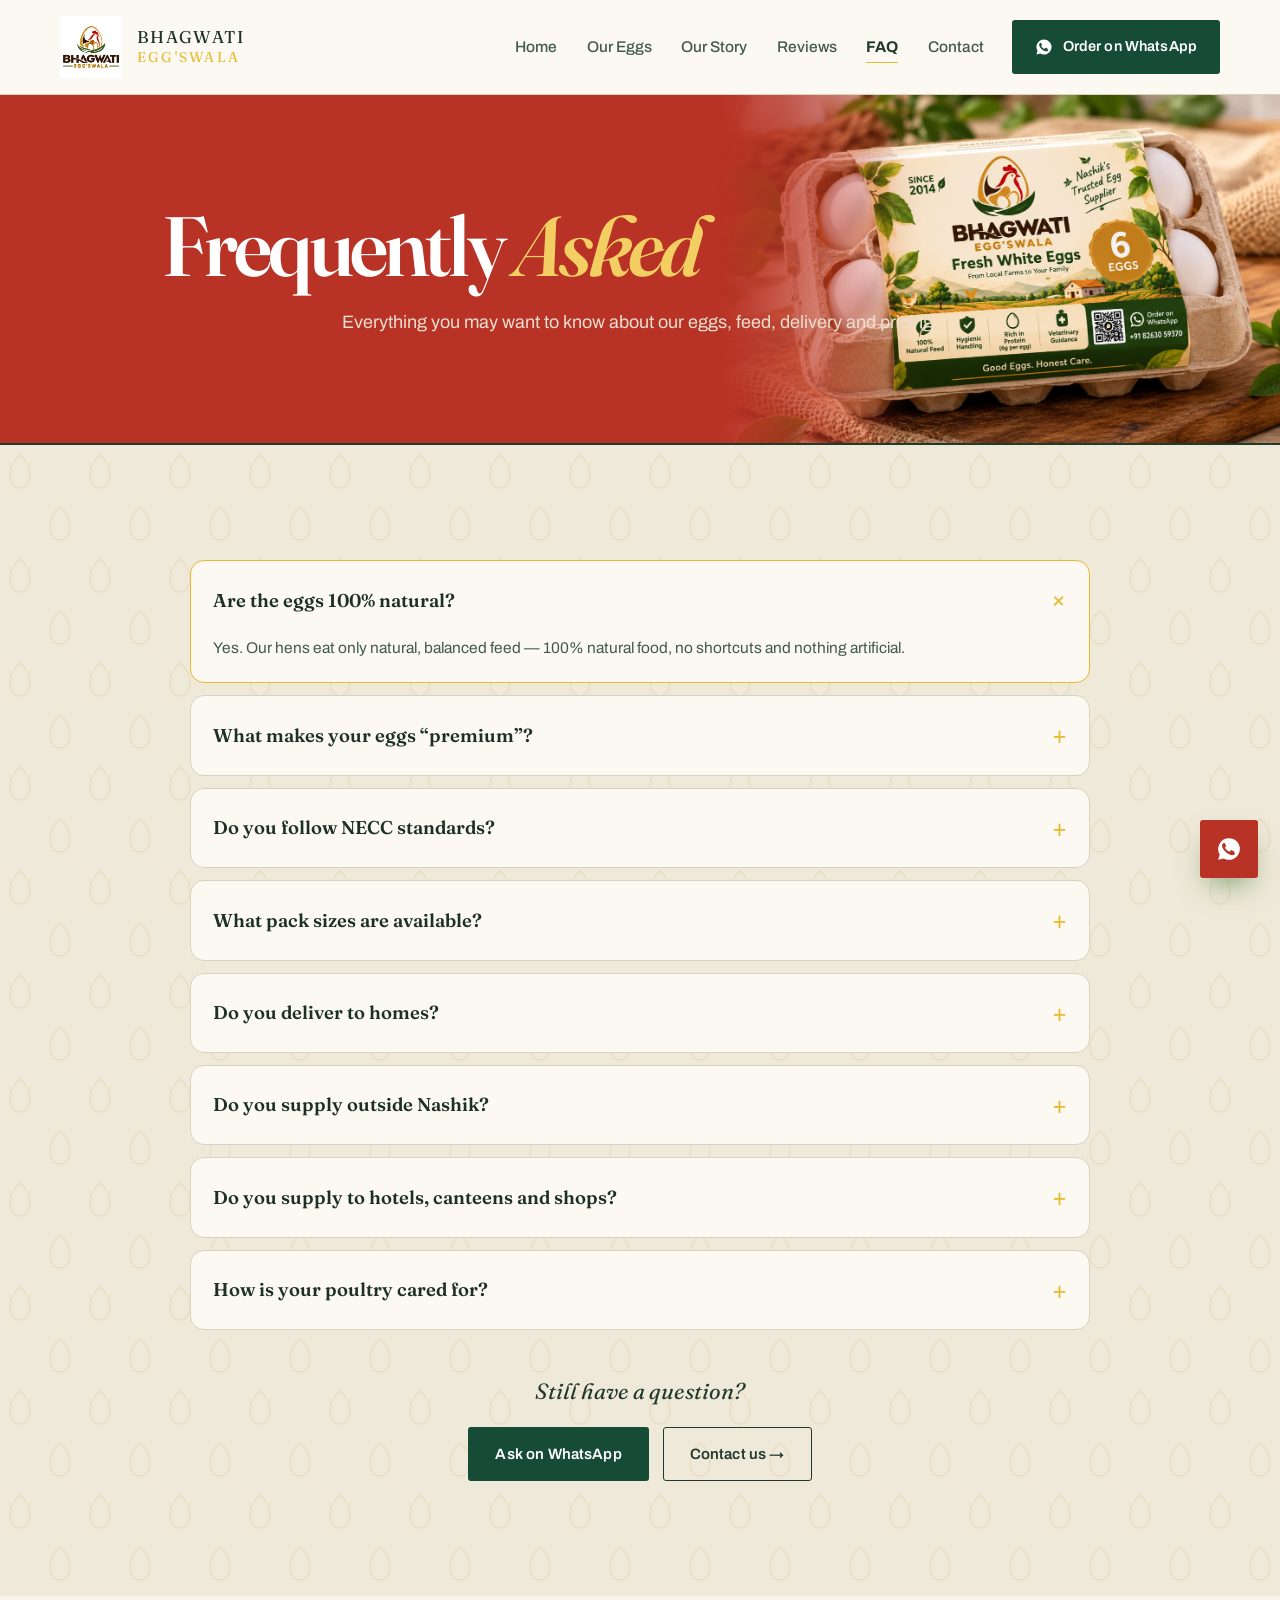
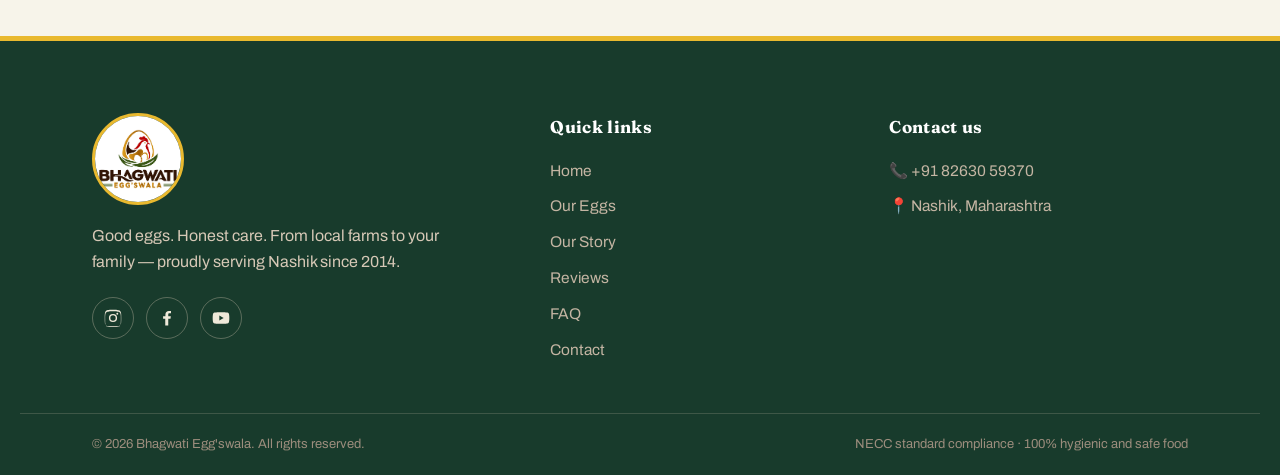
<file: faq.html>
<!DOCTYPE html>
<html lang="en">
<head>
<meta charset="UTF-8" />
<meta name="viewport" content="width=device-width, initial-scale=1.0" />
<title>FAQ — Bhagwati Egg'swala, Nashik</title>
<meta name="description" content="Answers to common questions about Bhagwati Egg'swala — natural feed, NECC compliance, pack sizes, delivery areas and bulk business supply across Nashik." />
<link rel="icon" href="assets/logo.jpg" />
<link rel="preconnect" href="https://fonts.googleapis.com" />
<link rel="preconnect" href="https://fonts.gstatic.com" crossorigin />
<link href="https://fonts.googleapis.com/css2?family=Fraunces:ital,opsz,wght@0,9..144,300..900;1,9..144,300..900&family=Archivo:wght@400;500;600;700&display=swap" rel="stylesheet" />
<link rel="stylesheet" href="styles.css" />
</head>
<body>

<!-- ======= HEADER ======= -->
<header class="site-header" id="top">
  <div class="header-inner">
    <a href="index.html" class="brand" aria-label="Bhagwati Egg'swala home">
      <img src="assets/logo.jpg" alt="Bhagwati Egg'swala logo" />
      <span class="brand-text">Bhagwati<br /><em>Egg'swala</em></span>
    </a>

    <nav class="main-nav" id="mainNav" aria-label="Main navigation">
      <a href="index.html">Home</a>
      <a href="products.html">Our Eggs</a>
      <a href="index.html#story">Our Story</a>
      <a href="index.html#reviews">Reviews</a>
      <a href="faq.html" class="active">FAQ</a>
      <a href="contact.html">Contact</a>
    </nav>

    <a class="btn btn-wa header-cta" href="https://wa.me/918263059370?text=Hi%20Bhagwati%20Egg'swala%2C%20I%20want%20to%20order%20fresh%20eggs" target="_blank" rel="noopener">
      <svg viewBox="0 0 24 24" width="18" height="18" aria-hidden="true"><path fill="currentColor" d="M12 2a10 10 0 0 0-8.6 15.1L2 22l5.1-1.3A10 10 0 1 0 12 2Zm5.8 14.2c-.2.7-1.4 1.3-2 1.4-.5.1-1.2.1-1.9-.1-.4-.1-1-.3-1.8-.6-3.1-1.3-5.1-4.4-5.3-4.6-.1-.2-1.2-1.6-1.2-3s.7-2.1 1-2.4c.2-.3.5-.4.7-.4h.5c.2 0 .4 0 .6.5l.8 2c.1.2.1.4 0 .5l-.3.5-.4.4c-.1.1-.3.3-.1.6.1.3.7 1.2 1.6 1.9 1.1 1 2 1.3 2.3 1.4.3.1.4.1.6-.1l.9-1c.2-.2.4-.2.6-.1l2 .9c.2.1.4.2.5.3.1.2.1.7-.1 1.4Z" /></svg>
      Order on WhatsApp
    </a>

    <button class="nav-toggle" id="navToggle" aria-label="Open menu" aria-expanded="false">
      <span></span><span></span>
    </button>
  </div>
</header>

<!-- ======= PAGE HERO ======= -->
<section class="page-hero">
  <img class="page-hero-bg" src="assets/pack-6.jpg" alt="" aria-hidden="true" />
  <div class="page-hero-copy">
    <p class="eyebrow light"><span class="dot"></span> Good questions, simple answers</p>
    <h1>Frequently <em>Asked</em></h1>
    <p>Everything you may want to know about our eggs, feed, delivery and pricing.</p>
  </div>
</section>

<!-- ======= FAQ LIST ======= -->
<section class="section faq">
  <div class="faq-list">
    <details open>
      <summary>Are the eggs 100% natural?</summary>
      <p>Yes. Our hens eat only natural, balanced feed — 100% natural food, no shortcuts and nothing artificial.</p>
    </details>
    <details>
      <summary>What makes your eggs “premium”?</summary>
      <p>Freshness with proof. Every egg is collected, graded and checked by hand, gently cleaned the natural way, and stamped only when it passes every safety check.</p>
    </details>
    <details>
      <summary>Do you follow NECC standards?</summary>
      <p>Yes — NECC standard compliance. Eggs are graded and priced on the daily NECC rate, so there are no surprises for you.</p>
    </details>
    <details>
      <summary>What pack sizes are available?</summary>
      <p>Pack of 6, pack of 12, and a tray of 30. Businesses can ask for daily scheduled supply.</p>
    </details>
    <details>
      <summary>Do you deliver to homes?</summary>
      <p>Yes — from farm to homes and businesses, with same-day delivery in our areas. WhatsApp us your locality to confirm.</p>
    </details>
    <details>
      <summary>Do you supply outside Nashik?</summary>
      <p>Yes, we currently supply to 2+ states. WhatsApp us to check whether we reach your area.</p>
    </details>
    <details>
      <summary>Do you supply to hotels, canteens and shops?</summary>
      <p>Yes — 10+ businesses already rely on us for daily egg supply. Ask for a bulk quote on WhatsApp and we will plan a fixed schedule for you.</p>
    </details>
    <details>
      <summary>How is your poultry cared for?</summary>
      <p>Every partner farm works under veterinary guidance. A doctor oversees poultry care across our network of 45+ farms.</p>
    </details>
  </div>

  <div class="faq-foot">
    <p>Still have a question?</p>
    <div class="faq-foot-actions">
      <a class="btn btn-wa" href="https://wa.me/918263059370?text=Hi%20Bhagwati%20Egg'swala%2C%20I%20have%20a%20question" target="_blank" rel="noopener">Ask on WhatsApp</a>
      <a class="btn btn-ghost" href="contact.html">Contact us →</a>
    </div>
  </div>
</section>

<!-- ======= FOOTER ======= -->
<footer class="site-footer">
  <div class="footer-top">
    <div class="footer-brand">
      <img src="assets/logo.jpg" alt="Bhagwati Egg'swala logo" />
      <p>Good eggs. Honest care. From local farms to your family — proudly serving Nashik since 2014.</p>
      <div class="socials">
        <a href="https://instagram.com/" target="_blank" rel="noopener" aria-label="Instagram">
          <svg viewBox="0 0 24 24" width="20" height="20"><path fill="currentColor" d="M12 2.2c3.2 0 3.6 0 4.9.1 1.2.1 1.8.2 2.2.4.6.2 1 .5 1.4.9.4.4.7.8.9 1.4.2.4.4 1 .4 2.2.1 1.3.1 1.7.1 4.9s0 3.6-.1 4.9c-.1 1.2-.2 1.8-.4 2.2-.2.6-.5 1-.9 1.4-.4.4-.8.7-1.4.9-.4.2-1 .4-2.2.4-1.3.1-1.7.1-4.9.1s-3.6 0-4.9-.1c-1.2-.1-1.8-.2-2.2-.4-.6-.2-1-.5-1.4-.9-.4-.4-.7-.8-.9-1.4-.2-.4-.4-1-.4-2.2-.1-1.3-.1-1.7-.1-4.9s0-3.6.1-4.9c.1-1.2.2-1.8.4-2.2.2-.6.5-1 .9-1.4.4-.4.8-.7 1.4-.9.4-.2 1-.4 2.2-.4 1.3-.1 1.7-.1 4.9-.1Zm0 1.8c-3.1 0-3.5 0-4.7.1-1.1.1-1.7.2-2.1.4-.5.2-.9.4-1.3.8-.4.4-.6.8-.8 1.3-.2.4-.3 1-.4 2.1-.1 1.2-.1 1.6-.1 4.7s0 3.5.1 4.7c.1 1.1.2 1.7.4 2.1.2.5.4.9.8 1.3.4.4.8.6 1.3.8.4.2 1 .3 2.1.4 1.2.1 1.6.1 4.7.1s3.5 0 4.7-.1c1.1-.1 1.7-.2 2.1-.4.5-.2.9-.4 1.3-.8.4-.4.6-.8.8-1.3.2-.4.3-1 .4-2.1.1-1.2.1-1.6.1-4.7s0-3.5-.1-4.7c-.1-1.1-.2-1.7-.4-2.1-.2-.5-.4-.9-.8-1.3-.4-.4-.8-.6-1.3-.8-.4-.2-1-.3-2.1-.4-1.2-.1-1.6-.1-4.7-.1Zm0 3.1a4.9 4.9 0 1 1 0 9.8 4.9 4.9 0 0 1 0-9.8Zm0 8.1a3.2 3.2 0 1 0 0-6.4 3.2 3.2 0 0 0 0 6.4Zm6.3-8.3a1.1 1.1 0 1 1-2.3 0 1.1 1.1 0 0 1 2.3 0Z" /></svg>
        </a>
        <a href="https://facebook.com/" target="_blank" rel="noopener" aria-label="Facebook">
          <svg viewBox="0 0 24 24" width="20" height="20"><path fill="currentColor" d="M13.5 21v-8h2.7l.4-3.1h-3.1V7.9c0-.9.3-1.5 1.6-1.5h1.7V3.6c-.3 0-1.3-.1-2.5-.1-2.5 0-4.2 1.5-4.2 4.3v2.1H7.3V13h2.6v8h3.6Z" /></svg>
        </a>
        <a href="https://youtube.com/" target="_blank" rel="noopener" aria-label="YouTube">
          <svg viewBox="0 0 24 24" width="20" height="20"><path fill="currentColor" d="M21.6 7.2a2.5 2.5 0 0 0-1.8-1.8C18.2 5 12 5 12 5s-6.2 0-7.8.4A2.5 2.5 0 0 0 2.4 7.2 26.3 26.3 0 0 0 2 12a26.3 26.3 0 0 0 .4 4.8 2.5 2.5 0 0 0 1.8 1.8C5.8 19 12 19 12 19s6.2 0 7.8-.4a2.5 2.5 0 0 0 1.8-1.8A26.3 26.3 0 0 0 22 12a26.3 26.3 0 0 0-.4-4.8ZM10 15V9l5.2 3L10 15Z" /></svg>
        </a>
      </div>
    </div>

    <nav class="footer-links" aria-label="Quick links">
      <h4>Quick links</h4>
      <a href="index.html">Home</a>
      <a href="products.html">Our Eggs</a>
      <a href="index.html#story">Our Story</a>
      <a href="index.html#reviews">Reviews</a>
      <a href="faq.html">FAQ</a>
      <a href="contact.html">Contact</a>
    </nav>

    <div class="footer-contact">
      <h4>Contact us</h4>
      <a href="tel:+918263059370">📞 +91 82630 59370</a>
      <span>📍 Nashik, Maharashtra</span>
    </div>
  </div>

  <div class="footer-bottom">
    <span>© <span id="year"></span> Bhagwati Egg'swala. All rights reserved.</span>
    <span>NECC standard compliance · 100% hygienic and safe food</span>
  </div>
</footer>

<a class="wa-float" href="https://wa.me/918263059370?text=Hi%20Bhagwati%20Egg'swala%2C%20I%20want%20to%20order%20fresh%20eggs" target="_blank" rel="noopener" aria-label="Order on WhatsApp">
  <svg viewBox="0 0 24 24" width="26" height="26"><path fill="currentColor" d="M12 2a10 10 0 0 0-8.6 15.1L2 22l5.1-1.3A10 10 0 1 0 12 2Zm5.8 14.2c-.2.7-1.4 1.3-2 1.4-.5.1-1.2.1-1.9-.1-.4-.1-1-.3-1.8-.6-3.1-1.3-5.1-4.4-5.3-4.6-.1-.2-1.2-1.6-1.2-3s.7-2.1 1-2.4c.2-.3.5-.4.7-.4h.5c.2 0 .4 0 .6.5l.8 2c.1.2.1.4 0 .5l-.3.5-.4.4c-.1.1-.3.3-.1.6.1.3.7 1.2 1.6 1.9 1.1 1 2 1.3 2.3 1.4.3.1.4.1.6-.1l.9-1c.2-.2.4-.2.6-.1l2 .9c.2.1.4.2.5.3.1.2.1.7-.1 1.4Z" /></svg>
</a>

<script src="script.js"></script>
</body>
</html>
</file>
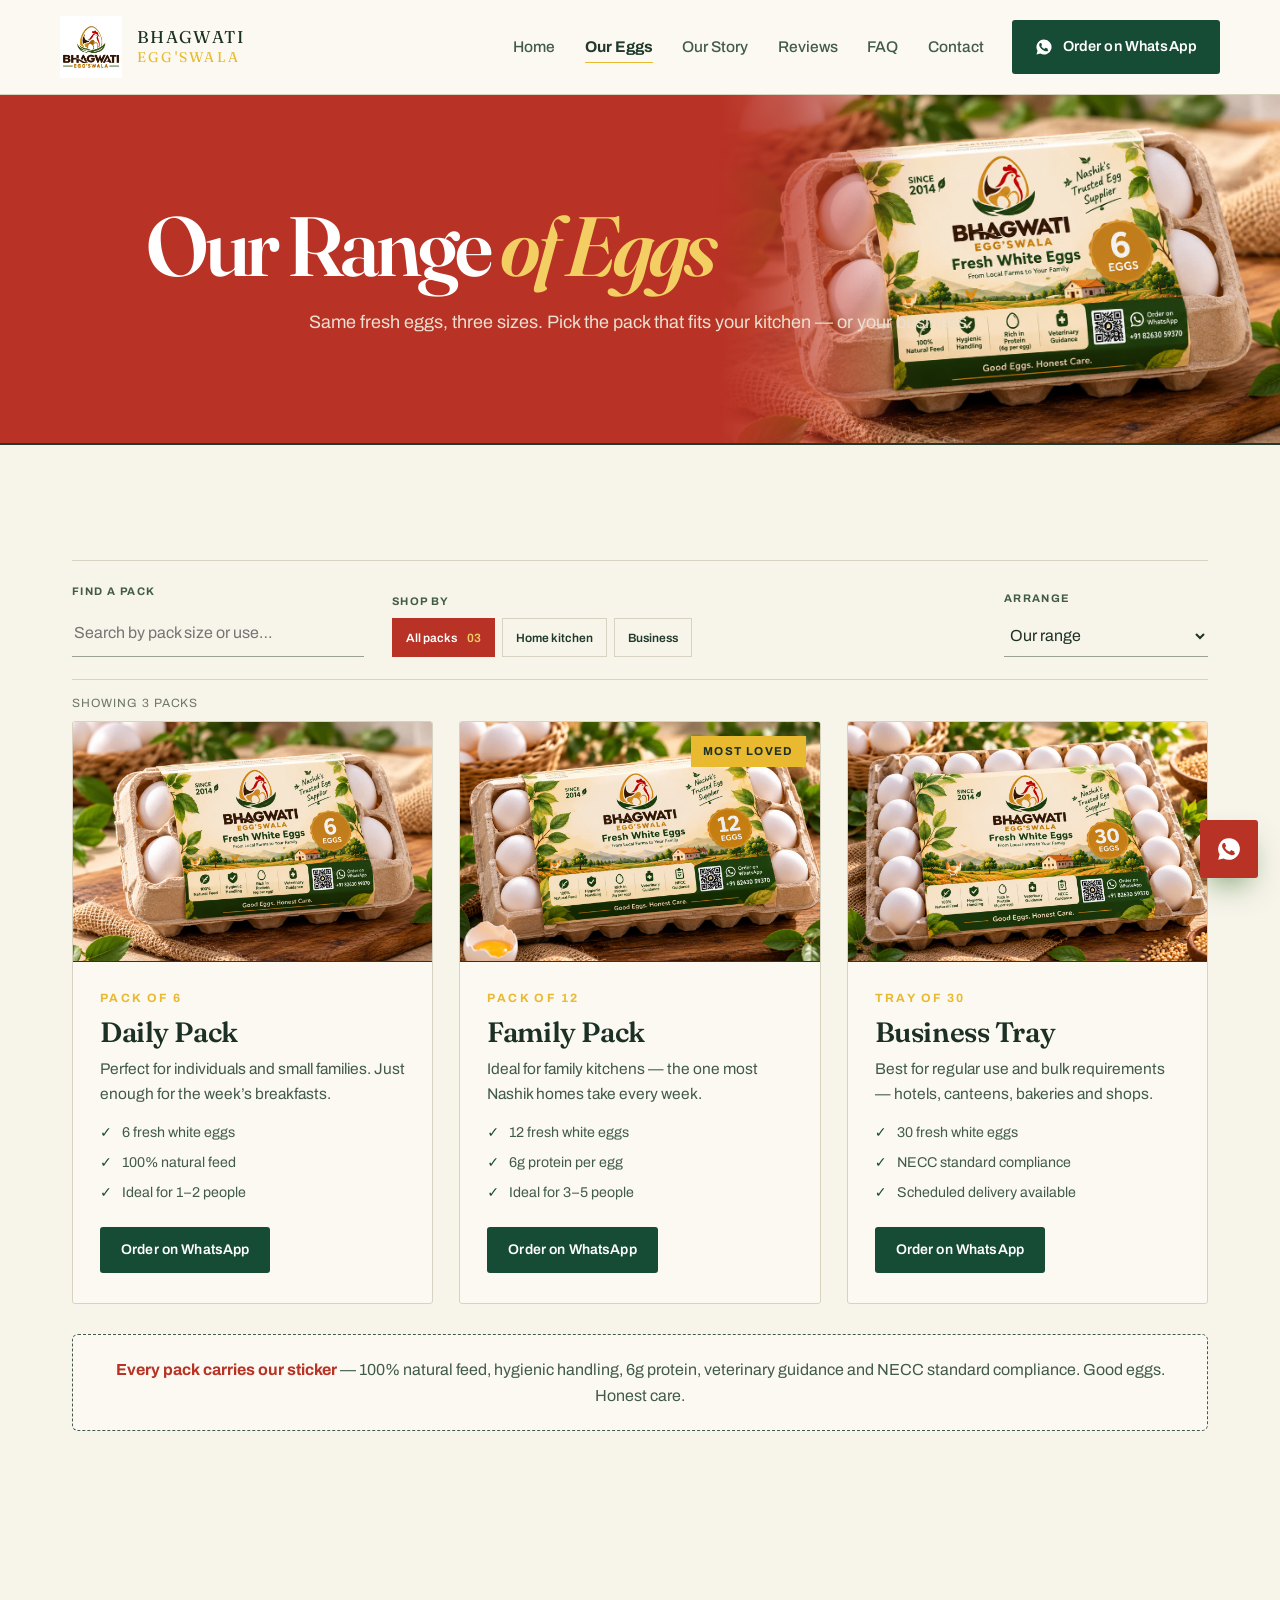
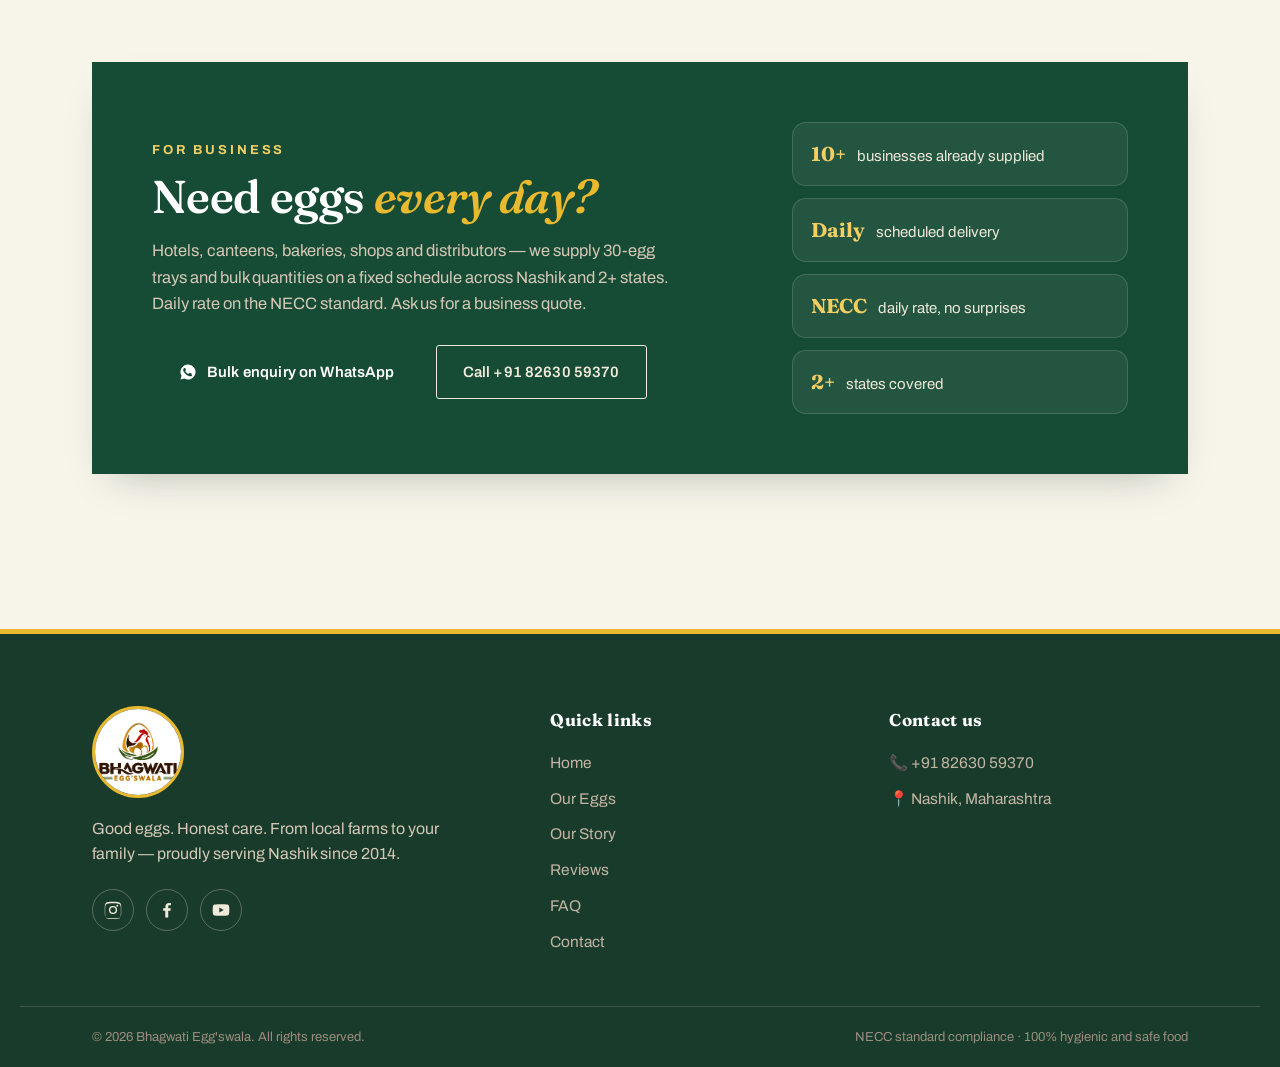
<file: products.html>
<!DOCTYPE html>
<html lang="en">
<head>
<meta charset="UTF-8" />
<meta name="viewport" content="width=device-width, initial-scale=1.0" />
<title>Our Eggs — Pack of 6, 12 & 30 | Bhagwati Egg'swala, Nashik</title>
<meta name="description" content="Fresh white eggs in packs of 6, 12 and 30-egg trays. 100% natural feed, NECC standard compliance, delivered from Nashik farms to your door. Bulk supply for hotels, canteens and shops." />
<link rel="icon" href="assets/logo.jpg" />
<link rel="preconnect" href="https://fonts.googleapis.com" />
<link rel="preconnect" href="https://fonts.gstatic.com" crossorigin />
<link href="https://fonts.googleapis.com/css2?family=Fraunces:ital,opsz,wght@0,9..144,300..900;1,9..144,300..900&family=Archivo:wght@400;500;600;700&display=swap" rel="stylesheet" />
<link rel="stylesheet" href="styles.css" />
</head>
<body>

<!-- ======= HEADER ======= -->
<header class="site-header" id="top">
  <div class="header-inner">
    <a href="index.html" class="brand" aria-label="Bhagwati Egg'swala home">
      <img src="assets/logo.jpg" alt="Bhagwati Egg'swala logo" />
      <span class="brand-text">Bhagwati<br /><em>Egg'swala</em></span>
    </a>

    <nav class="main-nav" id="mainNav" aria-label="Main navigation">
      <a href="index.html">Home</a>
      <a href="products.html" class="active">Our Eggs</a>
      <a href="index.html#story">Our Story</a>
      <a href="index.html#reviews">Reviews</a>
      <a href="faq.html">FAQ</a>
      <a href="contact.html">Contact</a>
    </nav>

    <a class="btn btn-wa header-cta" href="https://wa.me/918263059370?text=Hi%20Bhagwati%20Egg'swala%2C%20I%20want%20to%20order%20fresh%20eggs" target="_blank" rel="noopener">
      <svg viewBox="0 0 24 24" width="18" height="18" aria-hidden="true"><path fill="currentColor" d="M12 2a10 10 0 0 0-8.6 15.1L2 22l5.1-1.3A10 10 0 1 0 12 2Zm5.8 14.2c-.2.7-1.4 1.3-2 1.4-.5.1-1.2.1-1.9-.1-.4-.1-1-.3-1.8-.6-3.1-1.3-5.1-4.4-5.3-4.6-.1-.2-1.2-1.6-1.2-3s.7-2.1 1-2.4c.2-.3.5-.4.7-.4h.5c.2 0 .4 0 .6.5l.8 2c.1.2.1.4 0 .5l-.3.5-.4.4c-.1.1-.3.3-.1.6.1.3.7 1.2 1.6 1.9 1.1 1 2 1.3 2.3 1.4.3.1.4.1.6-.1l.9-1c.2-.2.4-.2.6-.1l2 .9c.2.1.4.2.5.3.1.2.1.7-.1 1.4Z"/></svg>
      Order on WhatsApp
    </a>

    <button class="nav-toggle" id="navToggle" aria-label="Open menu" aria-expanded="false">
      <span></span><span></span>
    </button>
  </div>
</header>

<!-- ======= PAGE HERO (sticker background) ======= -->
<section class="page-hero">
  <img class="page-hero-bg" src="assets/pack-6.jpg" alt="" aria-hidden="true" />
  <div class="page-hero-copy">
    <p class="eyebrow light"><span class="dot"></span> Nashik’s Premium Eggs Brand</p>
    <h1>Our Range <em>of Eggs</em></h1>
    <p>Same fresh eggs, three sizes. Pick the pack that fits your kitchen — or your business.</p>
  </div>
</section>

<!-- ======= PRODUCTS ======= -->
<section class="section products-page">
  <div class="catalog-tools" aria-label="Find your egg pack">
    <label class="catalog-search">
      <span>Find a pack</span>
      <input id="productSearch" type="search" placeholder="Search by pack size or use…" autocomplete="off" />
    </label>
    <fieldset class="catalog-filters">
      <legend>Shop by</legend>
      <button class="filter-chip is-active" type="button" data-filter="all" aria-pressed="true">All packs <span>03</span></button>
      <button class="filter-chip" type="button" data-filter="home" aria-pressed="false">Home kitchen</button>
      <button class="filter-chip" type="button" data-filter="business" aria-pressed="false">Business</button>
    </fieldset>
    <label class="catalog-sort">
      <span>Arrange</span>
      <select id="productSort" aria-label="Sort egg packs">
        <option value="default">Our range</option>
        <option value="low">Smallest first</option>
        <option value="high">Largest first</option>
      </select>
    </label>
  </div>
  <p class="catalog-count" id="catalogCount" aria-live="polite">Showing 3 packs</p>
  <div class="pack-grid">
    <article class="pack reveal" data-count="6" data-audience="home" data-search="pack 6 daily individual small family breakfast">
      <div class="pack-visual"><img src="assets/pack-6.jpg" alt="Bhagwati fresh white eggs — pack of 6" loading="lazy" /></div>
      <div class="pack-info">
        <span class="pack-label">Pack of 6</span>
        <h3>Daily Pack</h3>
        <p>Perfect for individuals and small families. Just enough for the week’s breakfasts.</p>
        <ul class="pack-facts">
          <li>6 fresh white eggs</li>
          <li>100% natural feed</li>
          <li>Ideal for 1–2 people</li>
        </ul>
        <a class="btn btn-wa btn-sm" href="https://wa.me/918263059370?text=I%20want%20to%20order%20the%20Pack%20of%206" target="_blank" rel="noopener">Order on WhatsApp</a>
      </div>
    </article>

    <article class="pack reveal" data-count="12" data-audience="home" data-search="pack 12 family kitchen household weekly">
      <span class="pack-badge">Most loved</span>
      <div class="pack-visual"><img src="assets/pack-12.jpg" alt="Bhagwati fresh white eggs — pack of 12" loading="lazy" /></div>
      <div class="pack-info">
        <span class="pack-label">Pack of 12</span>
        <h3>Family Pack</h3>
        <p>Ideal for family kitchens — the one most Nashik homes take every week.</p>
        <ul class="pack-facts">
          <li>12 fresh white eggs</li>
          <li>6g protein per egg</li>
          <li>Ideal for 3–5 people</li>
        </ul>
        <a class="btn btn-wa btn-sm" href="https://wa.me/918263059370?text=I%20want%20to%20order%20the%20Pack%20of%2012" target="_blank" rel="noopener">Order on WhatsApp</a>
      </div>
    </article>

    <article class="pack reveal" data-count="30" data-audience="business" data-search="tray 30 business bulk hotels canteens bakeries shops">
      <div class="pack-visual"><img src="assets/pack-30.jpg" alt="Bhagwati fresh white eggs — tray of 30" loading="lazy" /></div>
      <div class="pack-info">
        <span class="pack-label">Tray of 30</span>
        <h3>Business Tray</h3>
        <p>Best for regular use and bulk requirements — hotels, canteens, bakeries and shops.</p>
        <ul class="pack-facts">
          <li>30 fresh white eggs</li>
          <li>NECC standard compliance</li>
          <li>Scheduled delivery available</li>
        </ul>
        <a class="btn btn-wa btn-sm" href="https://wa.me/918263059370?text=I%20want%20to%20order%20the%20Tray%20of%2030" target="_blank" rel="noopener">Order on WhatsApp</a>
      </div>
    </article>
  </div>
  <div class="catalog-empty" id="catalogEmpty" hidden>
    <p>No packs match that search.</p>
    <button class="text-button" type="button" id="resetCatalog">Clear filters <span aria-hidden="true">↗</span></button>
  </div>

  <div class="range-note">
    <p><strong>Every pack carries our sticker</strong> — 100% natural feed, hygienic handling, 6g protein, veterinary guidance and NECC standard compliance. Good eggs. Honest care.</p>
  </div>
</section>

<!-- ======= BULK ENQUIRY ======= -->
<section class="section bulk" id="bulk">
  <div class="bulk-card">
    <div class="bulk-copy">
      <span class="bulk-label">For business</span>
      <h2>Need eggs <em>every day?</em></h2>
      <p>
        Hotels, canteens, bakeries, shops and distributors — we supply 30-egg trays and
        bulk quantities on a fixed schedule across Nashik and 2+ states.
        Daily rate on the NECC standard. Ask us for a business quote.
      </p>
      <div class="bulk-actions">
        <a class="btn btn-wa" href="https://wa.me/918263059370?text=Hi%20Bhagwati%20Egg'swala%2C%20I%20need%20a%20bulk%20egg%20supply%20quote%20for%20my%20business" target="_blank" rel="noopener">
          <svg viewBox="0 0 24 24" width="18" height="18" aria-hidden="true"><path fill="currentColor" d="M12 2a10 10 0 0 0-8.6 15.1L2 22l5.1-1.3A10 10 0 1 0 12 2Zm5.8 14.2c-.2.7-1.4 1.3-2 1.4-.5.1-1.2.1-1.9-.1-.4-.1-1-.3-1.8-.6-3.1-1.3-5.1-4.4-5.3-4.6-.1-.2-1.2-1.6-1.2-3s.7-2.1 1-2.4c.2-.3.5-.4.7-.4h.5c.2 0 .4 0 .6.5l.8 2c.1.2.1.4 0 .5l-.3.5-.4.4c-.1.1-.3.3-.1.6.1.3.7 1.2 1.6 1.9 1.1 1 2 1.3 2.3 1.4.3.1.4.1.6-.1l.9-1c.2-.2.4-.2.6-.1l2 .9c.2.1.4.2.5.3.1.2.1.7-.1 1.4Z"/></svg>
          Bulk enquiry on WhatsApp
        </a>
        <a class="btn btn-ghost" href="tel:+918263059370">Call +91 82630 59370</a>
      </div>
    </div>
    <ul class="bulk-points">
      <li><strong>10+</strong> businesses already supplied</li>
      <li><strong>Daily</strong> scheduled delivery</li>
      <li><strong>NECC</strong> daily rate, no surprises</li>
      <li><strong>2+</strong> states covered</li>
    </ul>
  </div>
</section>

<!-- ======= FOOTER ======= -->
<footer class="site-footer">
  <div class="footer-top">
    <div class="footer-brand">
      <img src="assets/logo.jpg" alt="Bhagwati Egg'swala logo" />
      <p>Good eggs. Honest care. From local farms to your family — proudly serving Nashik since 2014.</p>
      <div class="socials">
        <a href="https://instagram.com/" target="_blank" rel="noopener" aria-label="Instagram">
          <svg viewBox="0 0 24 24" width="20" height="20"><path fill="currentColor" d="M12 2.2c3.2 0 3.6 0 4.9.1 1.2.1 1.8.2 2.2.4.6.2 1 .5 1.4.9.4.4.7.8.9 1.4.2.4.4 1 .4 2.2.1 1.3.1 1.7.1 4.9s0 3.6-.1 4.9c-.1 1.2-.2 1.8-.4 2.2-.2.6-.5 1-.9 1.4-.4.4-.8.7-1.4.9-.4.2-1 .4-2.2.4-1.3.1-1.7.1-4.9.1s-3.6 0-4.9-.1c-1.2-.1-1.8-.2-2.2-.4-.6-.2-1-.5-1.4-.9-.4-.4-.7-.8-.9-1.4-.2-.4-.4-1-.4-2.2-.1-1.3-.1-1.7-.1-4.9s0-3.6.1-4.9c.1-1.2.2-1.8.4-2.2.2-.6.5-1 .9-1.4.4-.4.8-.7 1.4-.9.4-.2 1-.4 2.2-.4 1.3-.1 1.7-.1 4.9-.1Zm0 1.8c-3.1 0-3.5 0-4.7.1-1.1.1-1.7.2-2.1.4-.5.2-.9.4-1.3.8-.4.4-.6.8-.8 1.3-.2.4-.3 1-.4 2.1-.1 1.2-.1 1.6-.1 4.7s0 3.5.1 4.7c.1 1.1.2 1.7.4 2.1.2.5.4.9.8 1.3.4.4.8.6 1.3.8.4.2 1 .3 2.1.4 1.2.1 1.6.1 4.7.1s3.5 0 4.7-.1c1.1-.1 1.7-.2 2.1-.4.5-.2.9-.4 1.3-.8.4-.4.6-.8.8-1.3.2-.4.3-1 .4-2.1.1-1.2.1-1.6.1-4.7s0-3.5-.1-4.7c-.1-1.1-.2-1.7-.4-2.1-.2-.5-.4-.9-.8-1.3-.4-.4-.8-.6-1.3-.8-.4-.2-1-.3-2.1-.4-1.2-.1-1.6-.1-4.7-.1Zm0 3.1a4.9 4.9 0 1 1 0 9.8 4.9 4.9 0 0 1 0-9.8Zm0 8.1a3.2 3.2 0 1 0 0-6.4 3.2 3.2 0 0 0 0 6.4Zm6.3-8.3a1.1 1.1 0 1 1-2.3 0 1.1 1.1 0 0 1 2.3 0Z"/></svg>
        </a>
        <a href="https://facebook.com/" target="_blank" rel="noopener" aria-label="Facebook">
          <svg viewBox="0 0 24 24" width="20" height="20"><path fill="currentColor" d="M13.5 21v-8h2.7l.4-3.1h-3.1V7.9c0-.9.3-1.5 1.6-1.5h1.7V3.6c-.3 0-1.3-.1-2.5-.1-2.5 0-4.2 1.5-4.2 4.3v2.1H7.3V13h2.6v8h3.6Z"/></svg>
        </a>
        <a href="https://youtube.com/" target="_blank" rel="noopener" aria-label="YouTube">
          <svg viewBox="0 0 24 24" width="20" height="20"><path fill="currentColor" d="M21.6 7.2a2.5 2.5 0 0 0-1.8-1.8C18.2 5 12 5 12 5s-6.2 0-7.8.4A2.5 2.5 0 0 0 2.4 7.2 26.3 26.3 0 0 0 2 12a26.3 26.3 0 0 0 .4 4.8 2.5 2.5 0 0 0 1.8 1.8C5.8 19 12 19 12 19s6.2 0 7.8-.4a2.5 2.5 0 0 0 1.8-1.8A26.3 26.3 0 0 0 22 12a26.3 26.3 0 0 0-.4-4.8ZM10 15V9l5.2 3L10 15Z"/></svg>
        </a>
      </div>
    </div>

    <nav class="footer-links" aria-label="Quick links">
      <h4>Quick links</h4>
      <a href="index.html">Home</a>
      <a href="products.html">Our Eggs</a>
      <a href="index.html#story">Our Story</a>
      <a href="index.html#reviews">Reviews</a>
      <a href="faq.html">FAQ</a>
      <a href="contact.html">Contact</a>
    </nav>

    <div class="footer-contact">
      <h4>Contact us</h4>
      <a href="tel:+918263059370">📞 +91 82630 59370</a>
      <span>📍 Nashik, Maharashtra</span>
    </div>
  </div>

  <div class="footer-bottom">
    <span>© <span id="year"></span> Bhagwati Egg'swala. All rights reserved.</span>
    <span>NECC standard compliance · 100% hygienic and safe food</span>
  </div>
</footer>

<a class="wa-float" href="https://wa.me/918263059370?text=Hi%20Bhagwati%20Egg'swala%2C%20I%20want%20to%20order%20fresh%20eggs" target="_blank" rel="noopener" aria-label="Order on WhatsApp">
  <svg viewBox="0 0 24 24" width="26" height="26"><path fill="currentColor" d="M12 2a10 10 0 0 0-8.6 15.1L2 22l5.1-1.3A10 10 0 1 0 12 2Zm5.8 14.2c-.2.7-1.4 1.3-2 1.4-.5.1-1.2.1-1.9-.1-.4-.1-1-.3-1.8-.6-3.1-1.3-5.1-4.4-5.3-4.6-.1-.2-1.2-1.6-1.2-3s.7-2.1 1-2.4c.2-.3.5-.4.7-.4h.5c.2 0 .4 0 .6.5l.8 2c.1.2.1.4 0 .5l-.3.5-.4.4c-.1.1-.3.3-.1.6.1.3.7 1.2 1.6 1.9 1.1 1 2 1.3 2.3 1.4.3.1.4.1.6-.1l.9-1c.2-.2.4-.2.6-.1l2 .9c.2.1.4.2.5.3.1.2.1.7-.1 1.4Z"/></svg>
</a>

<script src="script.js"></script>
</body>
</html>
</file>
<file: styles.css>
/* ==========================================================
   Bhagwati Egg'swala — warm editorial style
   Palette taken from the logo: brown, gold, red, green
   ========================================================== */

:root {
  --cream: #faf4e9;
  --cream-2: #f3ead9;
  --paper: #fffdf7;
  --brown: #3a2317;
  --brown-2: #5b3d2a;
  --gold: #c8912b;
  --gold-2: #e0aa3f;
  --red: #b92b21;
  --green: #3d7233;
  --ink: #2b1c12;
  --muted: #7a6a5b;
  --line: #e3d7c2;
  --shadow: 0 18px 40px -22px rgba(58, 35, 23, 0.45);
  --radius: 18px;
  --serif: "Fraunces", Georgia, serif;
  --sans: "Archivo", system-ui, sans-serif;
  --egg-grid: url("data:image/svg+xml,%3Csvg xmlns='http://www.w3.org/2000/svg' width='80' height='104' viewBox='0 0 80 104'%3E%3Cg fill='none' stroke='%23c8912b' stroke-opacity='.13' stroke-width='1.6'%3E%3Cpath d='M20 10c-6 4-10 12-10 20 0 8 4.5 13 10 13s10-5 10-13c0-8-4-16-10-20z'/%3E%3Cpath d='M60 62c-6 4-10 12-10 20 0 8 4.5 13 10 13s10-5 10-13c0-8-4-16-10-20z'/%3E%3C/g%3E%3C/svg%3E");
  background-size: 80px 104px;
}

* { box-sizing: border-box; margin: 0; padding: 0; }

html { scroll-behavior: smooth; }

body {
  font-family: var(--sans);
  background: var(--cream);
  color: var(--ink);
  line-height: 1.6;
  -webkit-font-smoothing: antialiased;
  overflow-x: hidden;
}

img { max-width: 100%; display: block; }
a { color: inherit; }

h1, h2, h3 { font-family: var(--serif); font-weight: 600; line-height: 1.08; letter-spacing: -0.015em; }
h1 em, h2 em { font-style: italic; color: var(--gold); }

.section { padding: clamp(64px, 9vw, 128px) clamp(20px, 6vw, 72px); max-width: 1240px; margin: 0 auto; }

.section-head { margin-bottom: clamp(36px, 5vw, 64px); position: relative; }
.section-head h2 { font-size: clamp(34px, 5.4vw, 62px); }
.section-sub { color: var(--muted); max-width: 46ch; margin-top: 16px; font-size: 17px; }

/* ---------- buttons ---------- */
.btn {
  display: inline-flex; align-items: center; gap: 10px;
  font-family: var(--sans); font-weight: 600; font-size: 15px;
  padding: 14px 26px; border-radius: 999px;
  text-decoration: none; border: 1.5px solid transparent;
  cursor: pointer; transition: transform 0.2s ease, box-shadow 0.2s ease, background 0.2s ease;
}
.btn:hover { transform: translateY(-2px); }
.btn-primary { background: var(--brown); color: var(--cream); box-shadow: var(--shadow); }
.btn-primary:hover { background: var(--ink); }
.btn-ghost { border-color: var(--brown); color: var(--brown); }
.btn-ghost:hover { background: var(--brown); color: var(--cream); }
.btn-wa { background: var(--green); color: #fff; }
.btn-wa:hover { background: #2f5c27; }
.btn-block { width: 100%; justify-content: center; }
.btn-sm { padding: 11px 20px; font-size: 14px; }

/* ---------- header ---------- */
.site-header {
  position: sticky; top: 0; z-index: 60;
  background: rgba(250, 244, 233, 0.88);
  backdrop-filter: blur(12px);
  border-bottom: 1px solid var(--line);
}
.header-inner {
  max-width: 1240px; margin: 0 auto;
  padding: 12px clamp(20px, 4vw, 40px);
  display: flex; align-items: center; gap: 24px;
}
.brand { display: flex; align-items: center; gap: 12px; text-decoration: none; }
.brand img {
  width: 46px; height: 46px; border-radius: 50%;
  object-fit: cover; border: 2px solid var(--brown);
  background: #fff;
}
.brand-text {
  font-family: var(--serif); font-size: 15px; line-height: 1.1;
  text-transform: uppercase; letter-spacing: 0.08em;
}
.brand-text em { font-style: normal; color: var(--gold); font-size: 13px; letter-spacing: 0.16em; }

.main-nav { margin-left: auto; display: flex; gap: 28px; }
.main-nav a {
  text-decoration: none; font-size: 14.5px; font-weight: 500;
  color: var(--brown-2); position: relative; padding: 4px 0;
}
.main-nav a::after {
  content: ""; position: absolute; left: 0; bottom: 0;
  width: 0; height: 1.5px; background: var(--gold); transition: width 0.25s ease;
}
.main-nav a:hover::after, .main-nav a.active::after { width: 100%; }
.main-nav a.active { color: var(--brown); font-weight: 700; }
.header-cta { padding: 11px 20px; font-size: 14px; }

.nav-toggle {
  display: none; background: none; border: 0; cursor: pointer;
  width: 40px; height: 40px; flex-direction: column; justify-content: center; gap: 6px; margin-left: auto;
}
.nav-toggle span { display: block; height: 2px; background: var(--brown); border-radius: 2px; transition: 0.25s; }
.nav-toggle[aria-expanded="true"] span:first-child { transform: translateY(4px) rotate(45deg); }
.nav-toggle[aria-expanded="true"] span:last-child { transform: translateY(-4px) rotate(-45deg); }

/* ---------- hero ---------- */
.hero { position: relative; background: var(--cream); border-bottom: 1px solid var(--line); overflow: hidden; }
.hero-bg { position: absolute; inset: 0; }
.hero-bg::before {
  content: ""; position: absolute; inset: 0;
  background: url("assets/pack-30.jpg") center 32% / cover no-repeat;
  filter: saturate(0.92);
}
.hero-bg::after {
  content: ""; position: absolute; inset: 0;
  background:
    linear-gradient(100deg, var(--cream) 26%, rgba(250, 244, 233, 0.95) 44%, rgba(250, 244, 233, 0.6) 68%, rgba(250, 244, 233, 0.25) 100%),
    linear-gradient(180deg, var(--cream) 0%, transparent 14%, transparent 86%, var(--cream) 100%);
}
.hero-inner {
  position: relative; z-index: 1;
  max-width: 1240px; margin: 0 auto;
  padding: clamp(48px, 7vw, 104px) clamp(20px, 6vw, 72px);
  display: grid; grid-template-columns: 1.08fr 0.92fr; gap: clamp(32px, 5vw, 72px);
  align-items: center;
}
.eyebrow {
  display: inline-flex; align-items: center; gap: 10px;
  font-size: 13px; font-weight: 600; letter-spacing: 0.18em; text-transform: uppercase;
  color: var(--brown-2); margin-bottom: 22px;
  background: var(--paper); border: 1px solid var(--line);
  padding: 8px 16px; border-radius: 999px;
}
.eyebrow .dot { width: 8px; height: 8px; border-radius: 50%; background: var(--red); animation: pulse 2s infinite; }
.eyebrow.light { background: rgba(255, 255, 255, 0.14); border-color: rgba(255, 255, 255, 0.35); color: #fff; }
@keyframes pulse { 50% { opacity: 0.35; } }

.hero h1 { font-size: clamp(42px, 6.4vw, 84px); font-weight: 500; }
.lede { font-size: clamp(16px, 1.4vw, 18.5px); color: var(--brown-2); max-width: 52ch; margin-top: 24px; }
.lede strong { color: var(--red); font-weight: 700; }

.hero-actions { display: flex; flex-wrap: wrap; gap: 14px; margin-top: 32px; }

.hero-stats {
  list-style: none; display: grid; grid-template-columns: repeat(4, auto);
  gap: clamp(18px, 3vw, 40px); margin-top: 44px;
  border-top: 1px dashed var(--line); padding-top: 26px;
}
.hero-stats li { display: flex; flex-direction: column; }
.hero-stats strong { font-family: var(--serif); font-size: clamp(26px, 3vw, 36px); color: var(--brown); line-height: 1; }
.hero-stats span { font-size: 12.5px; color: var(--muted); margin-top: 6px; max-width: 12ch; }

/* hero side card */
.hero-card { position: relative; transform: rotate(2deg); }
.hero-card img {
  width: 100%; border-radius: 26px;
  border: 2px solid var(--brown);
  box-shadow: 0 44px 70px -34px rgba(58, 35, 23, 0.65);
}
.chip {
  position: absolute; z-index: 2;
  font-family: var(--serif); font-style: italic; line-height: 1.25;
  box-shadow: var(--shadow);
}
.chip-since {
  top: -18px; left: -12px;
  background: var(--red); color: #fff;
  font-size: 19px; padding: 12px 20px; border-radius: 999px;
  border: 2px solid var(--paper); transform: rotate(-7deg);
}
.chip-caption {
  bottom: -20px; right: -8px;
  background: var(--gold-2); color: var(--brown);
  font-size: 16px; padding: 12px 18px;
  transform: rotate(-3deg);
  clip-path: polygon(2% 6%, 98% 0, 100% 92%, 4% 100%);
}

/* ---------- trust cards ---------- */
.trust {
  background-color: var(--paper);
  background-image: var(--egg-grid);
  background-size: 80px 104px;
  border-bottom: 1px solid var(--line);
}
.trust-inner {
  max-width: 1240px; margin: 0 auto;
  padding: clamp(28px, 4vw, 44px) clamp(20px, 6vw, 72px);
  display: grid; grid-template-columns: repeat(4, 1fr); gap: 18px;
}
.trust-card {
  display: flex; flex-direction: column; align-items: center;
  text-align: center; padding: 26px 16px;
  background: var(--cream); border: 1px solid var(--line); border-radius: 16px;
  transition: transform 0.25s ease, border-color 0.25s ease;
}
.trust-card:hover { transform: translateY(-5px); border-color: var(--gold); }
.trust-icon {
  display: inline-flex; align-items: center; justify-content: center;
  width: 52px; height: 52px; margin-bottom: 14px;
  background: var(--cream-2); border: 1px solid var(--line); border-radius: 50%;
  color: var(--green);
}
.trust-card h3 { font-size: 16.5px; line-height: 1.3; }
.trust-card p { font-size: 13.2px; color: var(--muted); margin-top: 7px; line-height: 1.4; }

/* ---------- ticker ---------- */
.ticker {
  background: var(--brown); color: var(--cream-2);
  overflow: hidden; padding: 14px 0;
  border-top: 3px solid var(--gold);
}
.ticker-track {
  display: flex; gap: 28px; white-space: nowrap;
  animation: scroll-x 32s linear infinite; width: max-content;
}
.ticker-track span { font-family: var(--serif); font-style: italic; font-size: 17px; }
.ticker-track i { color: var(--gold-2); font-style: normal; }
@keyframes scroll-x { to { transform: translateX(-50%); } }

/* ---------- story ---------- */
.story-grid { display: grid; grid-template-columns: repeat(3, 1fr); gap: 22px; }
.story-card {
  background: var(--paper); border: 1px solid var(--line);
  border-radius: var(--radius); padding: 30px 26px;
  position: relative; transition: transform 0.25s ease, box-shadow 0.25s ease;
}
.story-card:hover { transform: translateY(-6px); box-shadow: var(--shadow); }
.story-card:nth-child(2) { background: var(--cream-2); }
.story-card:nth-child(3) { background: var(--brown); color: var(--cream-2); }
.story-card:nth-child(3) h3 { color: #fff; }
.story-card:nth-child(3) p { color: #cdbfae; }
.story-year {
  font-family: var(--serif); font-style: italic; font-size: 15px;
  color: var(--red); display: block; margin-bottom: 14px;
}
.story-card:nth-child(3) .story-year { color: var(--gold-2); }
.story-card h3 { font-size: 24px; margin-bottom: 10px; }
.story-card p { font-size: 15.5px; color: var(--brown-2); }
.story-note {
  margin-top: 34px; padding: 24px 28px;
  background: var(--paper); border-left: 4px solid var(--gold);
  border-radius: 0 var(--radius) var(--radius) 0;
  font-size: 16.5px; color: var(--brown-2);
}

/* ---------- product range ---------- */
.range, .products-page, .faq {
  background-color: var(--cream-2);
  background-image: var(--egg-grid);
  background-size: 80px 104px;
}
.range, .products-page { max-width: none; }
.range > *, .products-page > * { max-width: 1240px; margin-left: auto; margin-right: auto; }
.pack-grid { display: grid; grid-template-columns: repeat(3, 1fr); gap: 26px; }
.pack {
  position: relative;
  background: var(--paper); border: 1.5px solid var(--brown);
  border-radius: 24px; overflow: hidden;
  display: flex; flex-direction: column;
  transition: transform 0.25s ease, box-shadow 0.25s ease;
}
.pack:hover { transform: translateY(-8px); box-shadow: 0 30px 50px -26px rgba(58, 35, 23, 0.55); }
.pack-badge {
  position: absolute; top: 14px; right: 14px; z-index: 3;
  background: var(--red); color: #fff; font-size: 11.5px; font-weight: 700;
  letter-spacing: 0.12em; text-transform: uppercase;
  padding: 6px 12px; border-radius: 999px;
  box-shadow: var(--shadow);
}
.pack-visual { height: 240px; overflow: hidden; border-bottom: 1.5px solid var(--brown); }
.pack-visual img { width: 100%; height: 100%; object-fit: cover; transition: transform 0.5s ease; }
.pack:hover .pack-visual img { transform: scale(1.05); }
.pack-info { padding: 26px 24px 28px; display: flex; flex-direction: column; flex: 1; }
.pack-label {
  font-size: 12px; font-weight: 700; letter-spacing: 0.2em; text-transform: uppercase;
  color: var(--gold); margin-bottom: 8px;
}
.pack-info h3 { font-size: 28px; margin-bottom: 10px; }
.pack-info p { font-size: 15.5px; color: var(--brown-2); }
.pack-facts { list-style: none; margin: 16px 0 22px; display: flex; flex-direction: column; gap: 7px; flex: 1; }
.pack-facts li { font-size: 14.2px; color: var(--brown-2); padding-left: 22px; position: relative; }
.pack-facts li::before { content: "✓"; position: absolute; left: 0; color: var(--green); font-weight: 700; }
.pack-info .btn { align-self: flex-start; margin-top: auto; }
.range-foot { text-align: center; margin-top: 44px; }
.range-note {
  margin-top: 30px; padding: 22px 28px; text-align: center;
  background: var(--paper); border: 1px dashed var(--brown-2); border-radius: var(--radius);
}
.range-note p { font-size: 16px; color: var(--brown-2); }
.range-note strong { color: var(--red); }

/* ---------- products page hero ---------- */
.page-hero {
  position: relative; min-height: 400px; overflow: hidden;
  display: flex; align-items: center; justify-content: center;
  text-align: center; border-bottom: 2px solid var(--brown);
}
.page-hero-bg { position: absolute; inset: 0; width: 100%; height: 100%; object-fit: cover; }
.page-hero::after {
  content: ""; position: absolute; inset: 0;
  background: linear-gradient(180deg, rgba(43, 28, 18, 0.55), rgba(43, 28, 18, 0.75));
}
.page-hero-copy { position: relative; z-index: 2; padding: 88px 24px; max-width: 760px; }
.page-hero-copy h1 { font-size: clamp(38px, 6vw, 68px); color: #fff; }
.page-hero-copy p { color: #eadfd0; font-size: 18px; margin-top: 16px; }

/* ---------- bulk ---------- */
.bulk { }
.bulk-card {
  background: var(--brown); color: var(--cream-2);
  border-radius: 28px; padding: clamp(32px, 5vw, 60px);
  display: grid; grid-template-columns: 1.4fr 0.8fr; gap: clamp(28px, 4vw, 56px);
  align-items: center;
  box-shadow: var(--shadow);
}
.bulk-label {
  display: inline-block; margin-bottom: 12px;
  font-size: 13px; font-weight: 700; letter-spacing: 0.22em; text-transform: uppercase;
  color: var(--gold-2);
}
.bulk-card h2 { color: #fff; font-size: clamp(28px, 4vw, 46px); margin-bottom: 16px; }
.bulk-card p { font-size: 16.5px; color: #d6c8b6; max-width: 58ch; }
.bulk-actions { display: flex; flex-wrap: wrap; gap: 14px; margin-top: 28px; }
.bulk .btn-ghost { border-color: var(--cream-2); color: var(--cream-2); }
.bulk .btn-ghost:hover { background: var(--cream-2); color: var(--brown); }
.bulk-points { list-style: none; display: flex; flex-direction: column; gap: 12px; }
.bulk-points li {
  background: rgba(255, 255, 255, 0.06);
  border: 1px solid rgba(255, 255, 255, 0.14);
  border-radius: 14px; padding: 15px 18px; font-size: 15px;
}
.bulk-points strong {
  color: var(--gold-2); font-family: var(--serif); font-size: 20px; margin-right: 8px;
}

/* ---------- journey ---------- */
.journey {
  background-color: var(--cream);
  background-image: var(--egg-grid);
  background-size: 80px 104px;
  max-width: none;
}
.journey > * { max-width: 1240px; margin-left: auto; margin-right: auto; }
.journey-steps {
  list-style: none; display: grid; grid-template-columns: repeat(5, 1fr); gap: 18px;
}
.journey-steps li {
  background: var(--paper); border: 1px solid var(--line);
  border-radius: var(--radius); padding: 26px 20px;
  position: relative;
}
.journey-steps li:not(:last-child)::after {
  content: "→"; position: absolute; right: -16px; top: 50%; transform: translateY(-50%);
  width: 30px; height: 30px; background: var(--gold); color: var(--brown);
  border-radius: 50%; display: flex; align-items: center; justify-content: center;
  font-size: 14px; z-index: 2; border: 2px solid var(--cream);
}
.step-art {
  display: flex; align-items: center; justify-content: center;
  width: 76px; height: 76px; border-radius: 50%;
  background: var(--cream-2); border: 1px solid var(--line);
  color: var(--gold); margin-bottom: 16px;
}
.step-art svg { width: 42px; height: 42px; }
.journey-steps h3 { font-size: 18.5px; margin-bottom: 8px; }
.journey-steps p { font-size: 14.3px; color: var(--brown-2); }

/* ---------- protein band ---------- */
.protein { background: var(--brown); color: var(--cream-2); position: relative; overflow: hidden; }
.protein::before {
  content: ""; position: absolute; inset: 0;
  background: radial-gradient(500px 300px at 15% 120%, rgba(224,170,63,0.2), transparent 65%);
}
.protein-inner {
  max-width: 1240px; margin: 0 auto;
  padding: clamp(56px, 8vw, 96px) clamp(20px, 6vw, 72px);
  display: flex; align-items: center; gap: clamp(28px, 5vw, 64px);
  position: relative;
}
.protein-big {
  display: flex; align-items: baseline; gap: 6px;
  font-family: var(--serif); line-height: 1; flex-shrink: 0;
}
.protein-big span {
  font-size: clamp(110px, 16vw, 210px); font-weight: 500;
  color: var(--gold-2); font-style: italic;
}
.protein-big small { font-size: clamp(22px, 3vw, 34px); font-style: italic; color: var(--cream-2); }
.protein-copy h2 { font-size: clamp(28px, 4vw, 46px); color: #fff; margin-bottom: 16px; }
.protein-copy p { font-size: 17.5px; color: #d6c8b6; max-width: 52ch; }
.protein-copy strong { color: var(--gold-2); }

/* ---------- reviews slider ---------- */
.reviews-head { display: flex; justify-content: space-between; align-items: flex-end; gap: 20px; flex-wrap: wrap; }
.rv-nav { display: flex; gap: 10px; }
.rv-btn {
  width: 48px; height: 48px; border-radius: 50%; cursor: pointer;
  border: 1.5px solid var(--brown); background: var(--paper); color: var(--brown);
  font-size: 17px; transition: 0.2s;
}
.rv-btn:hover { background: var(--brown); color: var(--cream); }
.reviews-viewport { overflow: hidden; padding: 4px 2px 2px; }
.reviews-track {
  display: flex; gap: 22px;
  transition: transform 0.6s cubic-bezier(0.33, 1, 0.68, 1);
  will-change: transform;
}
.review-card {
  flex: 0 0 calc(50% - 11px);
  background: var(--paper); border: 1px solid var(--line);
  border-radius: var(--radius); padding: 30px 28px;
  position: relative;
}
.review-card:nth-child(even) { background: var(--cream-2); }
.rv-dots { display: flex; gap: 8px; justify-content: center; margin-top: 28px; }
.rv-dots button {
  width: 9px; height: 9px; padding: 0; border: 0; border-radius: 50%;
  background: var(--line); cursor: pointer; transition: 0.25s;
}
.rv-dots button.active { background: var(--gold); width: 26px; border-radius: 999px; }
.stars { color: var(--gold); letter-spacing: 3px; font-size: 17px; margin-bottom: 14px; }
.review-card blockquote {
  font-family: var(--serif); font-size: 19px; line-height: 1.5;
  color: var(--brown); font-style: italic;
}
.review-card figcaption { margin-top: 16px; font-size: 14.5px; color: var(--muted); }
.review-card figcaption strong { color: var(--brown); }

/* ---------- faq ---------- */
.faq { max-width: none; }
.faq > * { max-width: 900px; margin-left: auto; margin-right: auto; }
.faq-foot { margin-top: 44px; text-align: center; }
.faq-foot p { font-family: var(--serif); font-style: italic; font-size: 22px; color: var(--brown); margin-bottom: 18px; }
.faq-foot-actions { display: flex; gap: 14px; justify-content: center; flex-wrap: wrap; }
.faq-list { display: flex; flex-direction: column; gap: 12px; }
.faq-list details {
  background: var(--paper); border: 1px solid var(--line);
  border-radius: 14px; padding: 4px 22px;
  transition: border-color 0.2s;
}
.faq-list details[open] { border-color: var(--gold); }
.faq-list summary {
  cursor: pointer; list-style: none; padding: 16px 0;
  font-family: var(--serif); font-size: 18.5px; font-weight: 600;
  display: flex; justify-content: space-between; align-items: center; gap: 16px;
}
.faq-list summary::-webkit-details-marker { display: none; }
.faq-list summary::after {
  content: "+"; font-size: 24px; color: var(--gold); font-family: var(--sans); font-weight: 400;
  transition: transform 0.2s;
}
.faq-list details[open] summary::after { transform: rotate(45deg); }
.faq-list details p { padding-bottom: 18px; color: var(--brown-2); font-size: 15.5px; }

/* ---------- contact ---------- */
.contact-grid { display: grid; grid-template-columns: 1.1fr 0.9fr; gap: 30px; align-items: start; }
.contact-form {
  background: var(--paper); border: 1.5px solid var(--brown);
  border-radius: 24px; padding: clamp(26px, 4vw, 40px);
  display: flex; flex-direction: column; gap: 18px;
  box-shadow: var(--shadow);
}
.contact-form label { display: flex; flex-direction: column; gap: 8px; font-size: 14px; font-weight: 600; letter-spacing: 0.04em; color: var(--brown); }
.contact-form .opt { color: var(--muted); font-weight: 400; }
.contact-form input, .contact-form select {
  font-family: var(--sans); font-size: 16px; color: var(--ink);
  padding: 14px 16px; border: 1.5px solid var(--line); border-radius: 12px;
  background: var(--cream); outline: none; transition: border-color 0.2s;
}
.contact-form input:focus, .contact-form select:focus { border-color: var(--gold); }
.form-note { font-size: 13px; color: var(--muted); text-align: center; }

.contact-side { display: flex; flex-direction: column; gap: 20px; }
.side-block {
  background: var(--cream-2); border: 1px solid var(--line);
  border-radius: var(--radius); padding: 26px;
}
.side-block h3 { font-size: 19px; margin-bottom: 12px; color: var(--red); }
.side-block a, .side-block span { display: block; text-decoration: none; font-size: 16.5px; color: var(--brown); margin-bottom: 6px; }
.side-block a:hover { color: var(--gold); }
.side-hours p { font-size: 15.5px; color: var(--brown-2); }
.side-bulk { background: var(--brown); border: 0; color: #d6c8b6; }
.side-bulk h3 { color: var(--gold-2); }
.side-bulk a { color: #d6c8b6; }
.side-bulk p { font-size: 15px; margin-bottom: 16px; }
.side-bulk .btn-ghost { border-color: var(--cream-2); color: var(--cream-2); }
.side-bulk .btn-ghost:hover { background: var(--cream-2); color: var(--brown); }

/* ---------- cta band ---------- */
.cta-band {
  background-color: var(--paper);
  background-image: var(--egg-grid);
  background-size: 80px 104px;
  border-top: 1px solid var(--line);
}
.cta-inner {
  max-width: 1240px; margin: 0 auto;
  padding: clamp(56px, 7vw, 92px) clamp(20px, 6vw, 72px);
  display: flex; justify-content: space-between; align-items: center;
  gap: 30px; flex-wrap: wrap;
}
.cta-inner h2 { font-size: clamp(30px, 4.4vw, 52px); }
.cta-inner p { color: var(--muted); margin-top: 12px; font-size: 17px; }
.cta-actions { display: flex; gap: 14px; flex-wrap: wrap; }

/* ---------- footer ---------- */
.site-footer { background: var(--brown); color: #d6c8b6; margin-top: 40px; }
.footer-top {
  max-width: 1240px; margin: 0 auto;
  padding: clamp(48px, 6vw, 72px) clamp(20px, 6vw, 72px) 40px;
  display: grid; grid-template-columns: 1.4fr 1fr 1fr; gap: 40px;
}
.footer-brand img {
  width: 92px; height: 92px; border-radius: 50%;
  object-fit: cover; background: #fff; border: 3px solid var(--gold);
  margin-bottom: 18px;
}
.footer-brand p { font-size: 16px; line-height: 1.6; max-width: 42ch; }
.footer-brand p em { color: var(--gold-2); font-family: var(--serif); }
.socials { display: flex; gap: 12px; margin-top: 22px; }
.socials a {
  width: 42px; height: 42px; border-radius: 50%;
  border: 1px solid rgba(214, 200, 182, 0.35);
  display: flex; align-items: center; justify-content: center;
  color: var(--cream-2); transition: 0.2s;
}
.socials a:hover { background: var(--gold); color: var(--brown); border-color: var(--gold); transform: translateY(-3px); }

.footer-links h4, .footer-contact h4 {
  font-family: var(--serif); font-size: 17px; color: #fff;
  margin-bottom: 18px; letter-spacing: 0.02em;
}
.footer-links a, .footer-contact a, .footer-contact span {
  display: block; text-decoration: none; font-size: 15.5px;
  color: #c4b5a3; margin-bottom: 11px; transition: color 0.2s;
}
.footer-links a:hover, .footer-contact a:hover { color: var(--gold-2); }

.footer-bottom {
  border-top: 1px solid rgba(214, 200, 182, 0.2);
  max-width: 1240px; margin: 0 auto;
  padding: 20px clamp(20px, 6vw, 72px);
  display: flex; justify-content: space-between; flex-wrap: wrap; gap: 10px;
  font-size: 13px; color: #9c8d7d;
}

/* ---------- floating whatsapp ---------- */
.wa-float {
  position: fixed; right: 22px; bottom: 22px; z-index: 70;
  width: 58px; height: 58px; border-radius: 50%;
  background: var(--green); color: #fff;
  display: flex; align-items: center; justify-content: center;
  box-shadow: 0 14px 30px -10px rgba(61, 114, 51, 0.7);
  transition: transform 0.2s;
}
.wa-float:hover { transform: scale(1.08); }

/* ---------- reveal animation ---------- */
.reveal { opacity: 0; transform: translateY(26px); transition: opacity 0.6s ease, transform 0.6s ease; }
.reveal.is-visible { opacity: 1; transform: translateY(0); }

/* ---------- responsive ---------- */
@media (max-width: 1024px) {
  .hero-inner { grid-template-columns: 1fr; }
  .hero-card { order: -1; max-width: 520px; margin: 0 auto 30px; }
  .hero-bg::after {
    background:
      linear-gradient(180deg, rgba(250, 244, 233, 0.75) 0%, rgba(250, 244, 233, 0.9) 34%, var(--cream) 60%),
      linear-gradient(180deg, var(--cream) 0%, transparent 20%);
  }
  .trust-inner { grid-template-columns: repeat(2, 1fr); }
  .pack-grid, .story-grid { grid-template-columns: repeat(2, 1fr); }
  .journey-steps { grid-template-columns: repeat(2, 1fr); }
  .journey-steps li:not(:last-child)::after { display: none; }
  .contact-grid { grid-template-columns: 1fr; }
  .bulk-card { grid-template-columns: 1fr; }
  .footer-top { grid-template-columns: 1fr 1fr; }
}

@media (max-width: 760px) {
  .main-nav {
    position: fixed; inset: 64px 0 auto 0;
    background: var(--cream); flex-direction: column; gap: 0;
    border-bottom: 1px solid var(--line);
    padding: 8px 24px 20px;
    transform: translateY(-130%); transition: transform 0.3s ease;
    margin-left: 0; z-index: 55;
  }
  .main-nav.open { transform: translateY(0); }
  .main-nav a { padding: 14px 0; border-bottom: 1px dashed var(--line); font-size: 16px; }
  .header-cta { display: none; }
  .nav-toggle { display: flex; }
  .hero-stats { grid-template-columns: repeat(2, 1fr); gap: 20px; }
  .trust-inner { grid-template-columns: repeat(2, 1fr); gap: 12px; }
  .pack-grid, .story-grid, .journey-steps { grid-template-columns: 1fr; }
  .review-card { flex-basis: 100%; }
  .reviews-head { flex-direction: column; align-items: flex-start; }
  .cta-inner { flex-direction: column; align-items: flex-start; }
  .protein-inner { flex-direction: column; text-align: center; }
  .footer-top { grid-template-columns: 1fr; }
  .chip-since { left: 4px; }
  .chip-caption { right: 4px; }
}

/* Bhagwati's second look: a market-red masthead, ink-green details and clear catalog controls. */
:root {
  --cream: #f7f4ea;
  --cream-2: #efe9d9;
  --paper: #fbf9f1;
  --brown: #213a2d;
  --brown-2: #425b49;
  --gold: #e9b92f;
  --gold-2: #f3cf63;
  --red: #b83225;
  --green: #164b35;
  --ink: #1d3025;
  --muted: #6e766b;
  --line: #d8d2c1;
  --shadow: 0 18px 40px -22px rgba(23, 48, 34, 0.35);
  --radius: 6px;
  --sans: "Archivo", system-ui, sans-serif;
}

body { background: var(--cream); }
.site-header { background: rgba(251, 249, 241, .96); border-color: var(--line); }
.brand img { border-radius: 0; border: 0; }
.btn { border-radius: 3px; letter-spacing: .01em; }
.btn-wa { background: var(--green); }
.btn-wa:hover { background: var(--brown); box-shadow: 0 8px 24px #164b3533; }

.hero { min-height: 600px; background: var(--red); color: #fff9ed; border-bottom: 0; }
.hero-bg::before { opacity: 0; }
.hero-bg::after { display: none; }
.hero-inner { min-height: 600px; grid-template-columns: 1fr 1fr; padding: 54px clamp(20px, 6vw, 76px); gap: 42px; }
.hero-copy .eyebrow { display: none; }
.hero h1 { font-size: clamp(56px, 8vw, 104px); letter-spacing: -.055em; line-height: .89; }
.hero h1 em { color: var(--gold-2); }
.lede { color: #fff2df; max-width: 44ch; font-size: clamp(16px, 1.45vw, 19px); }
.lede strong { color: var(--gold-2); }
.hero .btn-ghost { color: white; border-color: #ffffff77; }
.hero .btn-ghost:hover { background: white; color: var(--red); }
.hero-stats { border-top: 1px solid #ffffff55; }
.hero-stats strong { color: #fff4de; }
.hero-stats span { color: #f1cfc2; }
.hero-card { transform: none; transition: transform .45s cubic-bezier(.2,.7,.2,1); }
.hero-card:hover { transform: translateY(-5px); }
.hero-card img { border: 0; border-radius: 0 112px 0 0; box-shadow: 18px 18px 0 var(--gold); }
.chip-since { top: -15px; left: -22px; background: var(--gold); color: var(--ink); border: 3px solid var(--red); border-radius: 0; box-shadow: none; font-style: normal; }
.chip-caption { right: -13px; bottom: -25px; background: var(--green); color: #fff9ed; box-shadow: 0 12px 30px #14251c55; }

.trust { background: var(--paper); background-image: none; }
.trust-inner { padding-block: 38px; }
.trust-card { background: transparent; border: 0; border-right: 1px solid var(--line); border-radius: 0; }
.trust-card:last-child { border-right: 0; }
.trust-icon { color: var(--red); background: transparent; border: 0; border-bottom: 2px solid var(--gold); border-radius: 0; }
.section-head h2 { letter-spacing: -.045em; }
.pack { border-radius: 3px; border: 1px solid var(--line); box-shadow: none; background: var(--paper); transition: transform .25s ease, box-shadow .25s ease; }
.pack:hover { transform: translateY(-5px); box-shadow: var(--shadow); }
.pack-visual { background: #e8e0ce; }
.pack-visual img { transition: transform .5s ease; }
.pack:hover .pack-visual img { transform: scale(1.035); }
.pack-info { padding: 27px 27px 30px; }
.pack-badge { background: var(--gold); color: var(--ink); border-radius: 0; }
.ticker { background: var(--green); border-top: 0; }
.story-card { border-left-color: var(--gold); border-radius: 0; }
.bulk-card { background: var(--green); border-radius: 0; }
.page-hero { min-height: 350px; background: var(--red); }
.page-hero-bg { width: 44%; left: auto; object-position: center; mask-image: linear-gradient(90deg, transparent 0%, #000 32%); }
.page-hero::after { left: 44%; background: linear-gradient(90deg, var(--red), transparent 50%); }
.page-hero-copy { width: 100%; max-width: 1240px; padding: 82px clamp(20px, 6vw, 72px); }
.page-hero-copy .eyebrow { display: none; }
.page-hero-copy h1 { max-width: 13ch; font-size: clamp(48px, 7.4vw, 84px); letter-spacing: -.045em; }
.page-hero-copy h1 em { color: var(--gold-2); }
.site-footer { background: #183b2c; border-top: 5px solid var(--gold); }
.wa-float { border-radius: 3px; background: var(--red); }

.catalog-tools { display: grid; grid-template-columns: minmax(180px, 1fr) 2fr minmax(160px, .7fr); gap: 28px; align-items: end; padding: 22px 0; border-block: 1px solid var(--line); margin-bottom: 14px; }
.catalog-tools label { display: grid; gap: 8px; }
.catalog-tools label > span, .catalog-filters legend { font-size: 11px; font-weight: 700; text-transform: uppercase; letter-spacing: .13em; color: var(--brown-2); }
.catalog-tools input, .catalog-tools select { min-width: 0; width: 100%; border: 0; border-bottom: 1px solid #9ca291; background: transparent; border-radius: 0; padding: 11px 2px; color: var(--ink); font: inherit; outline: none; }
.catalog-tools input:focus, .catalog-tools select:focus { border-color: var(--red); box-shadow: 0 1px 0 var(--red); }
.catalog-filters { display: flex; flex-wrap: wrap; gap: 7px; border: 0; padding: 0; margin: 0; }
.catalog-filters legend { width: 100%; margin-bottom: 8px; }
.filter-chip { min-height: 39px; padding: 9px 13px; border: 1px solid var(--line); background: transparent; color: var(--brown); font: 600 12px var(--sans); cursor: pointer; transition: .2s ease; }
.filter-chip:hover { border-color: var(--red); }
.filter-chip.is-active { color: #fff; background: var(--red); border-color: var(--red); }
.filter-chip span { margin-left: 8px; color: var(--gold-2); }
.catalog-count { min-height: 27px; color: var(--muted); font-size: 12px; text-transform: uppercase; letter-spacing: .08em; }
.pack[hidden] { display: none; }
.range, .products-page, .cta-band { background-color: var(--cream); background-image: none; }
.catalog-empty { padding: 64px 20px; text-align: center; border: 1px dashed var(--line); }
.text-button { margin-top: 12px; border: 0; background: none; color: var(--red); font: 600 14px var(--sans); cursor: pointer; }
.text-button span { margin-left: 8px; }
.contact-form, .contact-side > * { border-radius: 2px; }
.contact-form input:focus, .contact-form select:focus { outline: 2px solid var(--gold); outline-offset: 2px; }
::selection { background: var(--gold); color: var(--ink); }
:focus-visible { outline: 2px solid var(--red); outline-offset: 3px; }

@media (max-width: 900px) {
  .catalog-tools { grid-template-columns: 1fr 1fr; }
  .catalog-filters { grid-column: 1 / -1; grid-row: 2; }
}
@media (max-width: 760px) {
  .page-hero { min-height: 320px; }
  .page-hero-bg { display: none; }
  .page-hero::after { display: none; }
  body:has(.products-page) .page-hero-copy h1 { max-width: 9ch; font-size: clamp(42px, 11.5vw, 54px); }
  .hero-inner { min-height: auto; grid-template-columns: 1fr; gap: 46px; padding-block: 54px 70px; }
  .hero h1 { font-size: clamp(57px, 15vw, 82px); }
  .hero-card { width: calc(100% - 16px); margin: 0 8px; }
  .hero-card img { border-radius: 0 78px 0 0; box-shadow: 10px 10px 0 var(--gold); }
  .chip-since { left: -10px; }
  .chip-caption { right: -8px; }
  .trust-card { border-right: 0; border-bottom: 1px solid var(--line); padding: 18px 8px; }
  .catalog-tools { grid-template-columns: 1fr; gap: 20px; }
  .catalog-filters { grid-column: auto; grid-row: auto; }
  .filter-chip { flex: 1; }
}
@media (prefers-reduced-motion: reduce) {
  *, *::before, *::after { scroll-behavior: auto !important; animation-duration: .01ms !important; transition-duration: .01ms !important; }
}

/* Larger, more legible masthead and a photo-led shopfront hero. */
.header-inner { min-height: 94px; padding-top: 16px; padding-bottom: 16px; gap: 28px; }
.brand { gap: 15px; }
.brand img { width: 62px; height: 62px; }
.brand-text { font-size: 17px; }
.brand-text em { font-size: 14px; }
.main-nav { gap: clamp(19px, 2.3vw, 32px); }
.main-nav a { font-size: 15.5px; }
.header-cta { padding: 14px 22px; font-size: 14.5px; }

.hero { background: var(--green); }
.hero-bg { overflow: hidden; }
.hero-bg::before {
  opacity: 1;
  background: url("assets/pack-30.jpg") 70% 48% / cover no-repeat;
  animation: hero-photo-drift 24s ease-in-out infinite alternate;
  transform-origin: 70% center;
}
.hero-bg::after {
  display: block;
  background: linear-gradient(90deg, #164b35 0%, rgba(22,75,53,.98) 30%, rgba(22,75,53,.82) 48%, rgba(22,75,53,.12) 100%), linear-gradient(0deg, rgba(22,75,53,.82), transparent 48%);
}
.hero-card { display: none; }
.hero-inner { grid-template-columns: minmax(0, 1.1fr) minmax(0, .9fr); }
.hero-copy { max-width: 650px; }
.hero h1 { text-shadow: 0 4px 26px rgba(8,31,21,.16); }
.hero .btn-wa { background: var(--gold-2); color: var(--ink); }
.hero .btn-wa:hover { background: #ffe18a; color: var(--ink); }
@keyframes hero-photo-drift { from { transform: scale(1); } to { transform: scale(1.055); } }

.pack-visual { overflow: hidden; }
.pack-visual img { transition: transform .7s cubic-bezier(.2,.7,.2,1), filter .5s ease; }
.pack:hover .pack-visual img { transform: scale(1.065) rotate(-.7deg); filter: saturate(1.06); }
.reviews-track { transition-duration: .72s; }
.review-card { transition: transform .35s ease, box-shadow .35s ease, border-color .35s ease; }
.review-card:hover { transform: translateY(-5px); border-color: var(--gold); box-shadow: var(--shadow); }
.rv-btn { transition: transform .22s ease, background .22s ease, color .22s ease; }
.rv-btn:hover { transform: translateY(-2px); }
.page-hero-bg { transition: transform 1s cubic-bezier(.2,.7,.2,1); }
.page-hero:hover .page-hero-bg { transform: scale(1.035); }

@media (max-width: 1024px) {
  .hero-inner { grid-template-columns: 1fr; }
  .hero-copy { max-width: 700px; }
  .hero-bg::after { background: linear-gradient(90deg, rgba(22,75,53,.97), rgba(22,75,53,.77) 55%, rgba(22,75,53,.44)), linear-gradient(0deg, rgba(22,75,53,.85), transparent 65%); }
}
@media (max-width: 760px) {
  .header-inner { min-height: 82px; padding-top: 10px; padding-bottom: 10px; }
  .brand img { width: 54px; height: 54px; }
  .brand-text { font-size: 15px; }
  .brand-text em { font-size: 12px; }
  .main-nav { inset: 82px 0 auto 0; }
  .hero { min-height: 610px; }
  .hero-bg::before { background-position: 61% center; animation-duration: 32s; mask-image: linear-gradient(180deg, transparent 12%, #000 55%); }
  .hero-bg::after { background: linear-gradient(180deg, #164b35 0%, rgba(22,75,53,.98) 42%, rgba(22,75,53,.88) 70%, rgba(22,75,53,.82) 100%), linear-gradient(90deg, rgba(22,75,53,.42), transparent); }
  .hero-inner { min-height: 610px; padding-top: 66px; padding-bottom: 54px; }
  .hero-stats { grid-template-columns: repeat(2, minmax(0, 1fr)); }
}
@media (prefers-reduced-motion: reduce) {
  .hero-bg::before { animation: none; }
}
</file>
